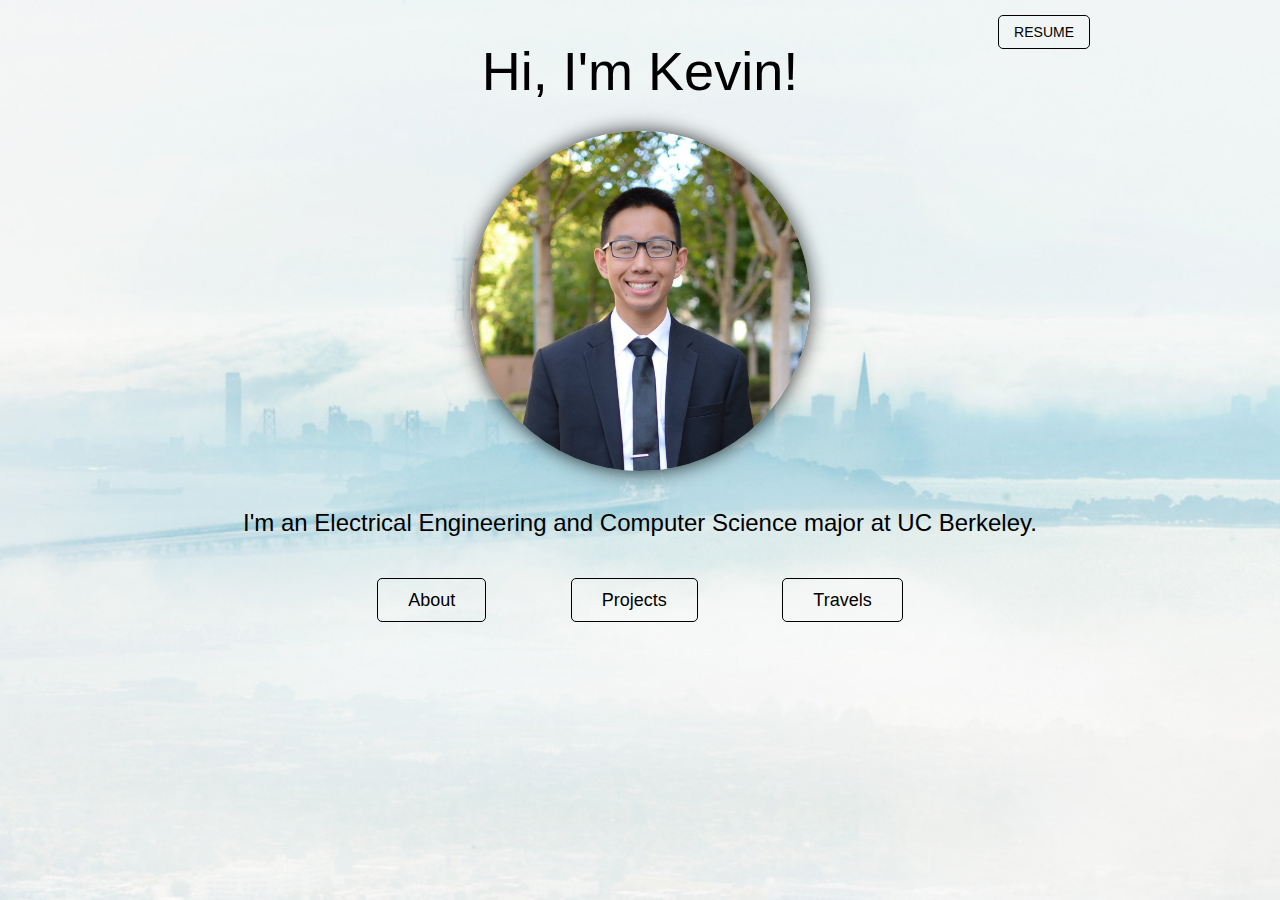
<file: index.html>
<!DOCTYPE html>
<html lang="en">
	<head>
		<title>Kevin Lin</title>
    	<link rel="stylesheet" href="assets/stylesheets/main.css">

		<meta charset="utf-8"> <!-- Specifies standard character type -->
    	<meta name="description" content="Kevin's Personal Website">
    	<meta name="keywords" content="Kevin, Lin, personal, website">
    	<meta name="author" content="Kevin Lin">
    	<meta name="viewport" content="width=device-width, initial-scale=1.0"> <!-- Sets viewpoint to make website look good on all devices -->
	</head>

	<body class="background-full home-full">
        <header class="container cf">
            <!--<h3 class="logo">
                <a href="index.html">KL</a>
            </h3>-->

            <nav>
                <!--<a class="btn btn-home-alt" href="contact.html">Contact</a>-->
                <a class="btn btn-home-alt" href="assets/documents/kevinlin-resume.pdf" target="_blank">Resume</a>
            </nav>
        </header>
        
        <section class="hero container">
            <section>
                <h1>Hi, I'm Kevin!</h1>
                <img src="assets/images/profile.jpg" alt="A picture of Kevin Lin.">
                <h3>I'm an Electrical Engineering and Computer Science major at UC Berkeley.</h3>
            </section>
        
            <nav>
                <a class="btn btn-home" href="about.html">About</a>
                <a class="btn btn-home" href="projects.html">Projects</a>
                <a class="btn btn-home" href="travels.html">Travels</a>
            </nav>
        </section>
    
        <!--<footer class="primary-footer container cf">
            <small>&copy; Kevin Lin</small>
            <nav class="nav">
                <a href="http://www.facebook.com">Facebook</a>
                <a href="http://www.instagram.com">Instagram</a>
                <a href="http://www.linkedin.com">LinkedIn</a>
                <a href="http://www.github.com">Github</a>
            </nav>
        </footer>-->
	</body>
</html>
</file>
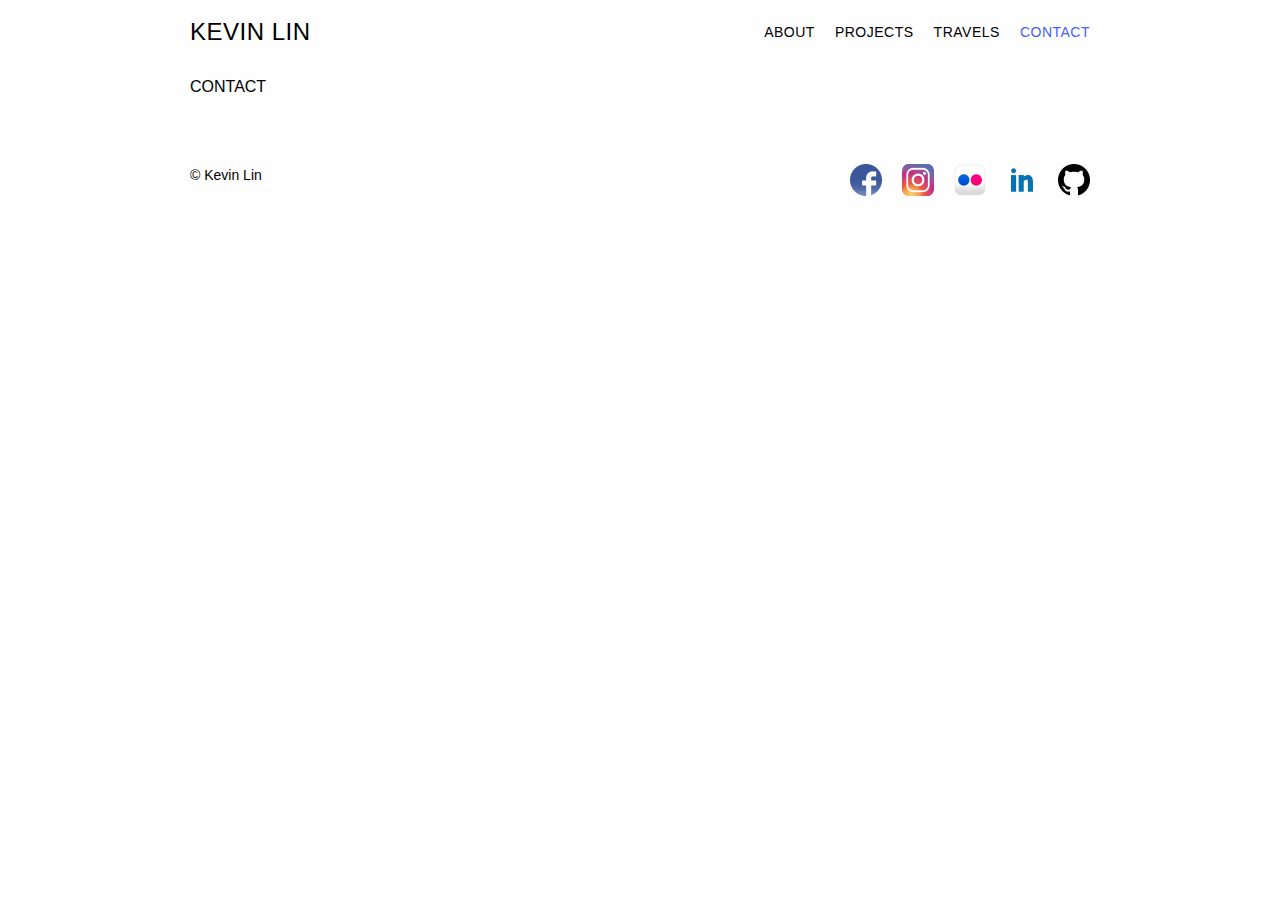
<file: contact.html>
<!DOCTYPE html>
<html lang="en">
	<head>
		<title>Kevin Lin | Contact</title>
    	<link rel="stylesheet" href="assets/stylesheets/main.css"> 

		<meta charset="utf-8"> <!-- Specifies standard character type -->
    	<meta name="description" content="Kevin's Personal Website">
    	<meta name="keywords" content="Kevin, Lin, personal, website">
    	<meta name="author" content="Kevin Lin">
    	<meta name="viewport" content="width=device-width, initial-scale=1.0"> <!-- Sets viewpoint to make website look good on all devices -->
	</head>

	<body>
        <header class="container cf">
            <h3 class="logo">
                <a href="index.html">Kevin Lin</a>
            </h3>

            <nav class="nav primary-nav">
                <ul>
                    <li><a href="about.html">About</a></li><!--
                    --><li><a href="projects.html">Projects</a></li><!--
                    --><li><a href="travels.html">Travels</a></li><!--
                    --><li><a style="color: #4361FF" href="contact.html">Contact</a></li>
                </ul>
            </nav>
        </header>

        <section class="container">
            <p>CONTACT</p>
        </section>

        <footer class="primary-footer container cf">
            <small>&copy; Kevin Lin</small>
            <nav class="nav">
                <ul>
                    <li>
                        <a target="_blank" href="https://www.facebook.com/kevin.lin.33671"><img src="assets/images/social/facebook.png" alt="facebook icon"></a>
                    </li><!--
                    --><li>
                            <a target="_blank" href="https://www.instagram.com/kayvonlin/"><img src="assets/images/social/instagram.png" alt="instagram icon"></a>
                        </li><!--
                    --><li>
                            <a target="_blank" href="https://www.flickr.com/photos/142758871@N04/albums"><img src="assets/images/social/flickr.png" alt="flickr icon"></a>
                        </li><!--
                    --><li>
                            <a target="_blank" href="https://www.linkedin.com/in/kevin-lin-a89b73132/"><img src="assets/images/social/linkedin.svg" alt="linkedin icon"></a>
                        </li><!--
                    --><li>
                            <a target="_blank" href="https://github.com/kevinlin98"><img src="assets/images/social/github.png" alt="github icon"></a>
                    </li>
                </ul>
            </nav>
        </footer>
	</body>
</html>
</file>
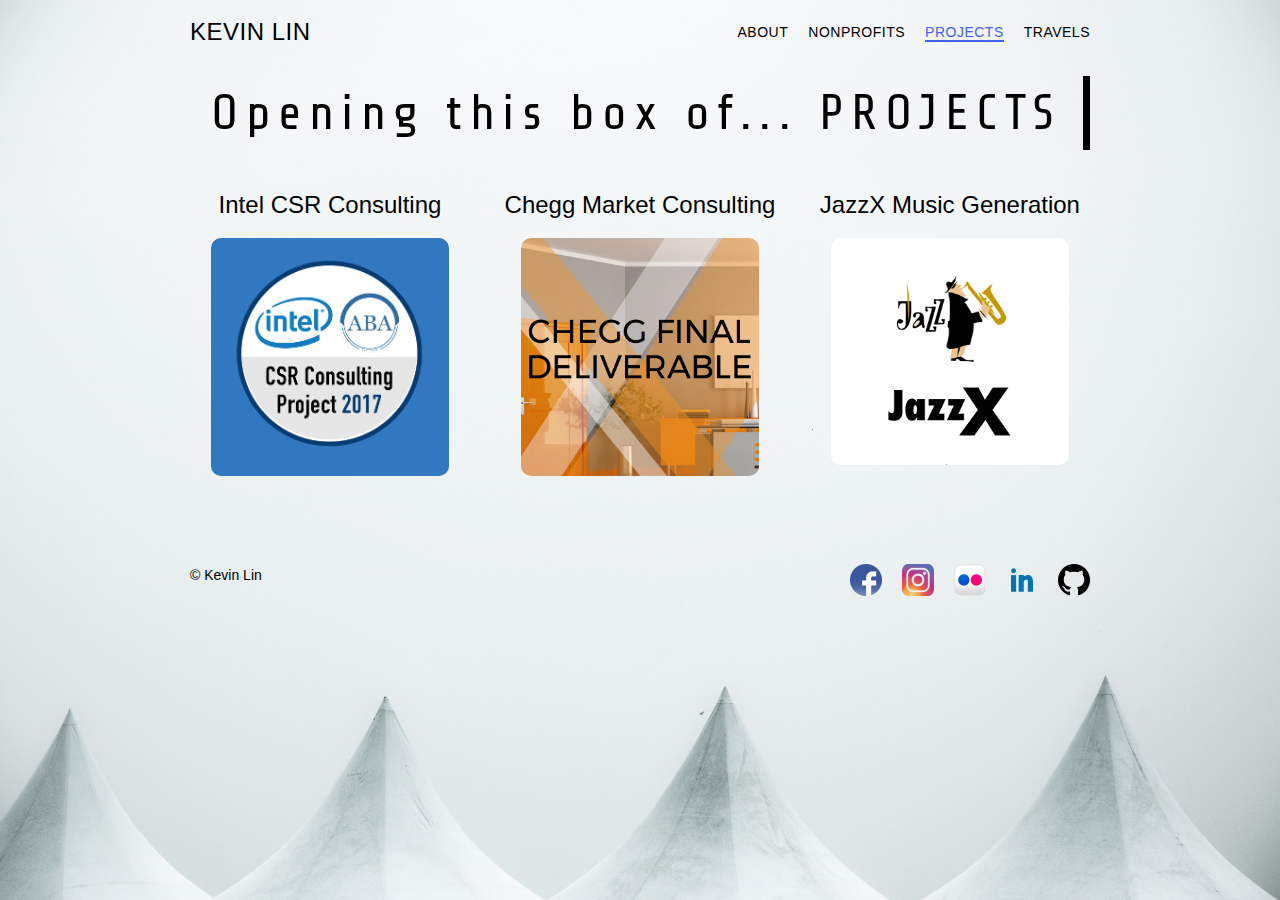
<file: projects.html>
<!DOCTYPE html>
<html lang="en">
	<head>
		<title>Kevin Lin | Projects</title>
    	<link rel="stylesheet" href="assets/stylesheets/main.css"> 
        <link href="https://fonts.googleapis.com/css?family=Share+Tech" rel="stylesheet">
        <!--<script src="https://ajax.googleapis.com/ajax/libs/jquery/3.2.1/jquery.min.js"></script>-->

		<meta charset="utf-8"> 
    	<meta name="description" content="Kevin's Personal Website">
    	<meta name="keywords" content="Kevin, Lin, personal, website">
    	<meta name="author" content="Kevin Lin">
    	<meta name="viewport" content="width=device-width, initial-scale=1.0"> 
	</head>

	<body class="background-full projects-full">
        <header class="container cf">
            <h3 class="logo">
                <a href="index.html">Kevin Lin</a>
            </h3>

            <nav class="nav primary-nav">
                <ul>
                    <li><a href="about.html">About</a></li><!--
                    --><li><a href="nonprofits.html">Nonprofits</a></li><!--
                    --><li><a id="accent" href="projects.html">Projects</a></li><!--
                    --><li><a href="travels.html">Travels</a></li>
                </ul>
            </nav>
        </header>
        
        <!--<section class="row-alt">
            <div class="hero-projects container">
                <h2>&lt; <strong>Projects</strong> &gt;</h2>
            </div>
        </section>-->

        <section class="row">
            <div class="hero-projects container">
                <div class="typewriter">
                    <h2>Opening this box of... PROJECTS</h2>
                </div>
                <!--<script src="assets/js/circletype.min.js"></script>
                <script src="assets/js/plugins.js"></script>

                <script>
                    $('#curve-up').circleType({radius:384});
                </script>
                <script>
                    $('#curve-down').circleType({radius: 384, dir:-1});
                </script>-->               
            </div>
        </section>

        <section class="row">
            <div class="projects grid">
                <!-- Left Column -->

                <section class="col-1-3">
                    <div class="showcase-item">
                        <h3>Intel CSR Consulting</h3>
                        <div class="img-wrap">
                            <img class="square" src="assets/images/aba-intel.png" alt="Intel and ABA CSR project logo.">
                            <a href="assets/documents/intel-final-deliverable.pdf" target="_blank">
                                <div class="overlay square">
                                
                                    <div class="text-special" style="margin: 10px">
                                        Final deliverable on how Intel can improve its sustainability reputation among millenials.<br><br>My recommendation of grouping CSR iniatives under one common name was accepted and successfully implemented by Intel as "Innovation Generation".
                                    </div>
                                </div>
                            </a>
                        </div>
                    </div><!--
                    <div class="showcase-item">
                        <h3>JazzX Music Generation</h3>
                        <div class="img-wrap">
                            <img class="square" src="assets/images/launchpad-jazzx.png" alt="Launchpad JazzX project logo.">
                            <a href="assets/documents/jazzx-presentation.pdf" download>
                                <div class="overlay square">
                                    <div class="text">
                                        EECSS Website
                                    </div>
                                </div>
                            </a>
                        </div>
                    </div>-->
                </section><!--

                Middle Column

                --><section class="col-1-3">
                    <div class="showcase-item">
                        <div class="showcase-item">
                        <h3>Chegg Market Consulting</h3>
                        <div class="img-wrap">
                            <img class="square" src="assets/images/diversatech-chegg.png" alt="Diversatech and Chegg project logo.">
                            <a href="assets/documents/chegg-final-deliverable.pdf" target="_blank">
                                <div class="overlay square">
                                
                                    <div class="text-special" style="margin: 10px">
                                        Final deliverable on how Chegg can expand on-demand tutoring services to international markets with existing competitors.<br><br>Prototyped a social media campaign, QA forum, and loyalty and rewards program.
                                    </div>
                                </div>
                            </a>
                        </div>
                    </div>
                </section><!--

                Right Column

                --><section class="col-1-3">
                    <div class="showcase-item">
                        <h3>JazzX Music Generation</h3>
                        <div class="img-wrap">
                            <img class="square" src="assets/images/launchpad-jazzx.png" alt="Launchpad JazzX project logo.">
                            <a href="assets/documents/jazzx-presentation.pdf" download>
                                <div class="overlay square">

                                    <div class="text-special" style="margin: 10px">
                                        A model that generates new jazz melodies in similar styles to input music files.<br><br>Uses K-means clustering
                                        and Markov Chaining on extracted and vectorized song properties to create the unique jazz solos.
                                    </div>
                                </div>
                            </a>
                        </div>
                    </div>
                </section>
            </div>
        </section>

        <footer class="primary-footer container cf">
            <small>&copy; Kevin Lin</small>
            <nav class="nav">
                <ul>
                    <li>
                        <a target="_blank" href="https://www.facebook.com/kevin.lin.33671"><img src="assets/images/social/facebook.png" alt="facebook icon"></a>
                    </li><!--
                    --><li>
                            <a target="_blank" href="https://www.instagram.com/kayvonlin/"><img src="assets/images/social/instagram.png" alt="instagram icon"></a>
                        </li><!--
                    --><li>
                            <a target="_blank" href="https://www.flickr.com/photos/142758871@N04/albums"><img src="assets/images/social/flickr.png" alt="flickr icon"></a>
                        </li><!--
                    --><li>
                            <a target="_blank" href="https://www.linkedin.com/in/kevin-lin-a89b73132/"><img src="assets/images/social/linkedin.svg" alt="linkedin icon"></a>
                        </li><!--
                    --><li>
                            <a target="_blank" href="https://github.com/kevinlin98z"><img src="assets/images/social/github.png" alt="github icon"></a>
                    </li>
                </ul>
            </nav>
        </footer>
	</body>
</html>
</file>
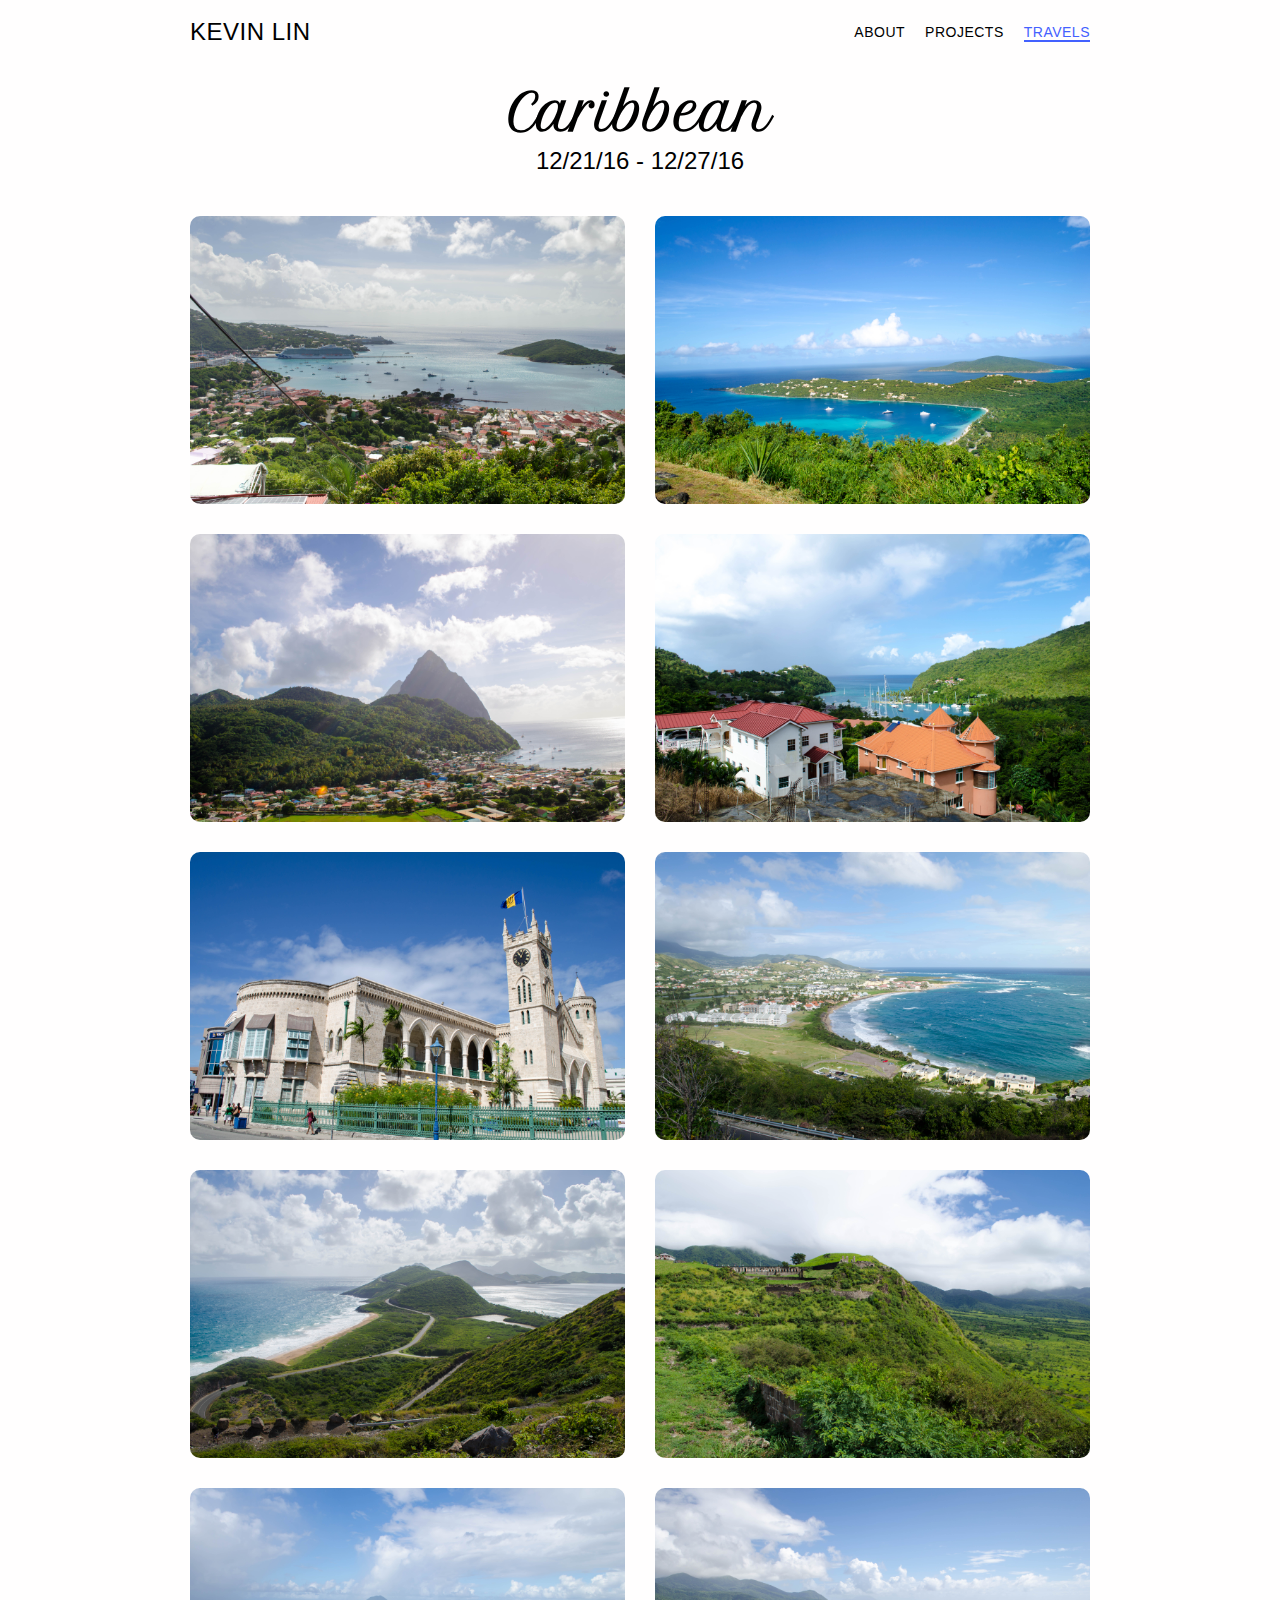
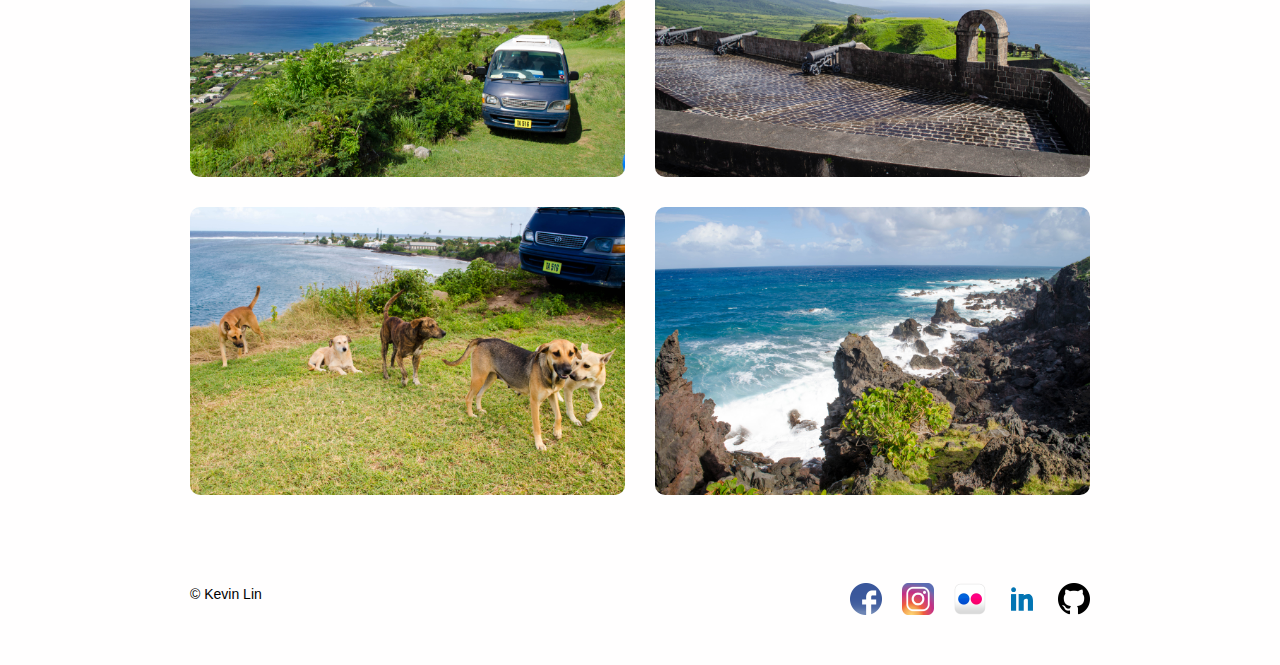
<file: travels-caribbean.html>
<!DOCTYPE html>
<html lang="en">
	<head>
		<title>Kevin Lin | Caribbean</title>
    	<link rel="stylesheet" href="assets/stylesheets/main.css"> 
        <link href="https://fonts.googleapis.com/css?family=Petit+Formal+Script" rel="stylesheet">

		<meta charset="utf-8"> 
    	<meta name="description" content="Kevin's Personal Website">
    	<meta name="keywords" content="Kevin, Lin, personal, website">
    	<meta name="author" content="Kevin Lin">
    	<meta name="viewport" content="width=device-width, initial-scale=1.0"> 
	</head>

	<body class="background-full">
        <header class="container cf">
            <h3 class="logo">
                <a href="index.html">Kevin Lin</a>
            </h3>

            <nav class="nav primary-nav">
                <ul>
                    <li><a href="about.html">About</a></li><!--
                    --><li><a href="projects.html">Projects</a></li><!--
                    --><li><a id="accent" href="travels.html">Travels</a></li>
                </ul>
            </nav>
        </header>

        <section class="row">
            <div class="hero-travels container">
                <h2>Caribbean</h2>
                <h3>12/21/16 - 12/27/16</h3>
            </div>
        </section>

        <section class="row">
            <div class="projects grid">
                <!-- Left Column -->

                <section class="col-1-2">
                    <div class="showcase-item">
                        <div class="img-wrap">
                            <img class="masonry" src="assets/images/travels/Caribbean/DSC_0220.jpg" alt="Caribbean.">
                        </div>



                        <div class="img-wrap">
                            <img class="masonry" src="assets/images/travels/Caribbean/DSC_0478.jpg" alt="Caribbean.">
                        </div>

                         <div class="img-wrap">
                            <img class="masonry" src="assets/images/travels/Caribbean/DSC_0503.jpg" alt="Caribbean.">
                        </div>

                        <div class="img-wrap">
                            <img class="masonry" src="assets/images/travels/Caribbean/DSC_0574.jpg" alt="Caribbean.">
                        </div>

                         <div class="img-wrap">
                            <img class="masonry" src="assets/images/travels/Caribbean/DSC_0650.jpg" alt="Caribbean.">
                        </div>

                        <div class="img-wrap">
                            <img class="masonry" src="assets/images/travels/Caribbean/DSC_0733.jpg" alt="Caribbean.">
                        </div>
                    </div>
                </section><!--

                Right Column

                --><section class="col-1-2">
                    <div class="showcase-item">
                        <div class="img-wrap">
                            <img class="masonry" src="assets/images/travels/Caribbean/DSC_0233.jpg" alt="Caribbean.">
                        </div>

                        <div class="img-wrap">
                            <img class="masonry" src="assets/images/travels/Caribbean/DSC_0356.jpg" alt="Caribbean.">
                        </div>

                        <div class="img-wrap">
                            <img class="masonry" src="assets/images/travels/Caribbean/DSC_0572.jpg" alt="Caribbean.">
                        </div>

                        <div class="img-wrap">
                            <img class="masonry" src="assets/images/travels/Caribbean/DSC_0632.jpg" alt="Caribbean.">
                        </div>

                         <div class="img-wrap">
                            <img class="masonry" src="assets/images/travels/Caribbean/DSC_0703.jpg" alt="Caribbean.">
                        </div>

                        <div class="img-wrap">
                            <img class="masonry" src="assets/images/travels/Caribbean/DSC_0766.jpg" alt="Caribbean.">
                        </div>
                    </div>
                </section>
            </div>
        </section>

        <footer class="primary-footer container cf">
            <small>&copy; Kevin Lin</small>
            <nav class="nav">
                <ul>
                    <li>
                        <a target="_blank" href="https://www.facebook.com/kevin.lin.33671"><img src="assets/images/social/facebook.png" alt="facebook icon"></a>
                    </li><!--
                    --><li>
                            <a target="_blank" href="https://www.instagram.com/kayvonlin/"><img src="assets/images/social/instagram.png" alt="instagram icon"></a>
                        </li><!--
                    --><li>
                            <a target="_blank" href="https://www.flickr.com/photos/142758871@N04/albums"><img src="assets/images/social/flickr.png" alt="flickr icon"></a>
                        </li><!--
                    --><li>
                            <a target="_blank" href="https://www.linkedin.com/in/kevin-lin-a89b73132/"><img src="assets/images/social/linkedin.svg" alt="linkedin icon"></a>
                        </li><!--
                    --><li>
                            <a target="_blank" href="https://github.com/kevinlin98z"><img src="assets/images/social/github.png" alt="github icon"></a>
                    </li>
                </ul>
            </nav>
        </footer>
	</body>
</html>
</file>
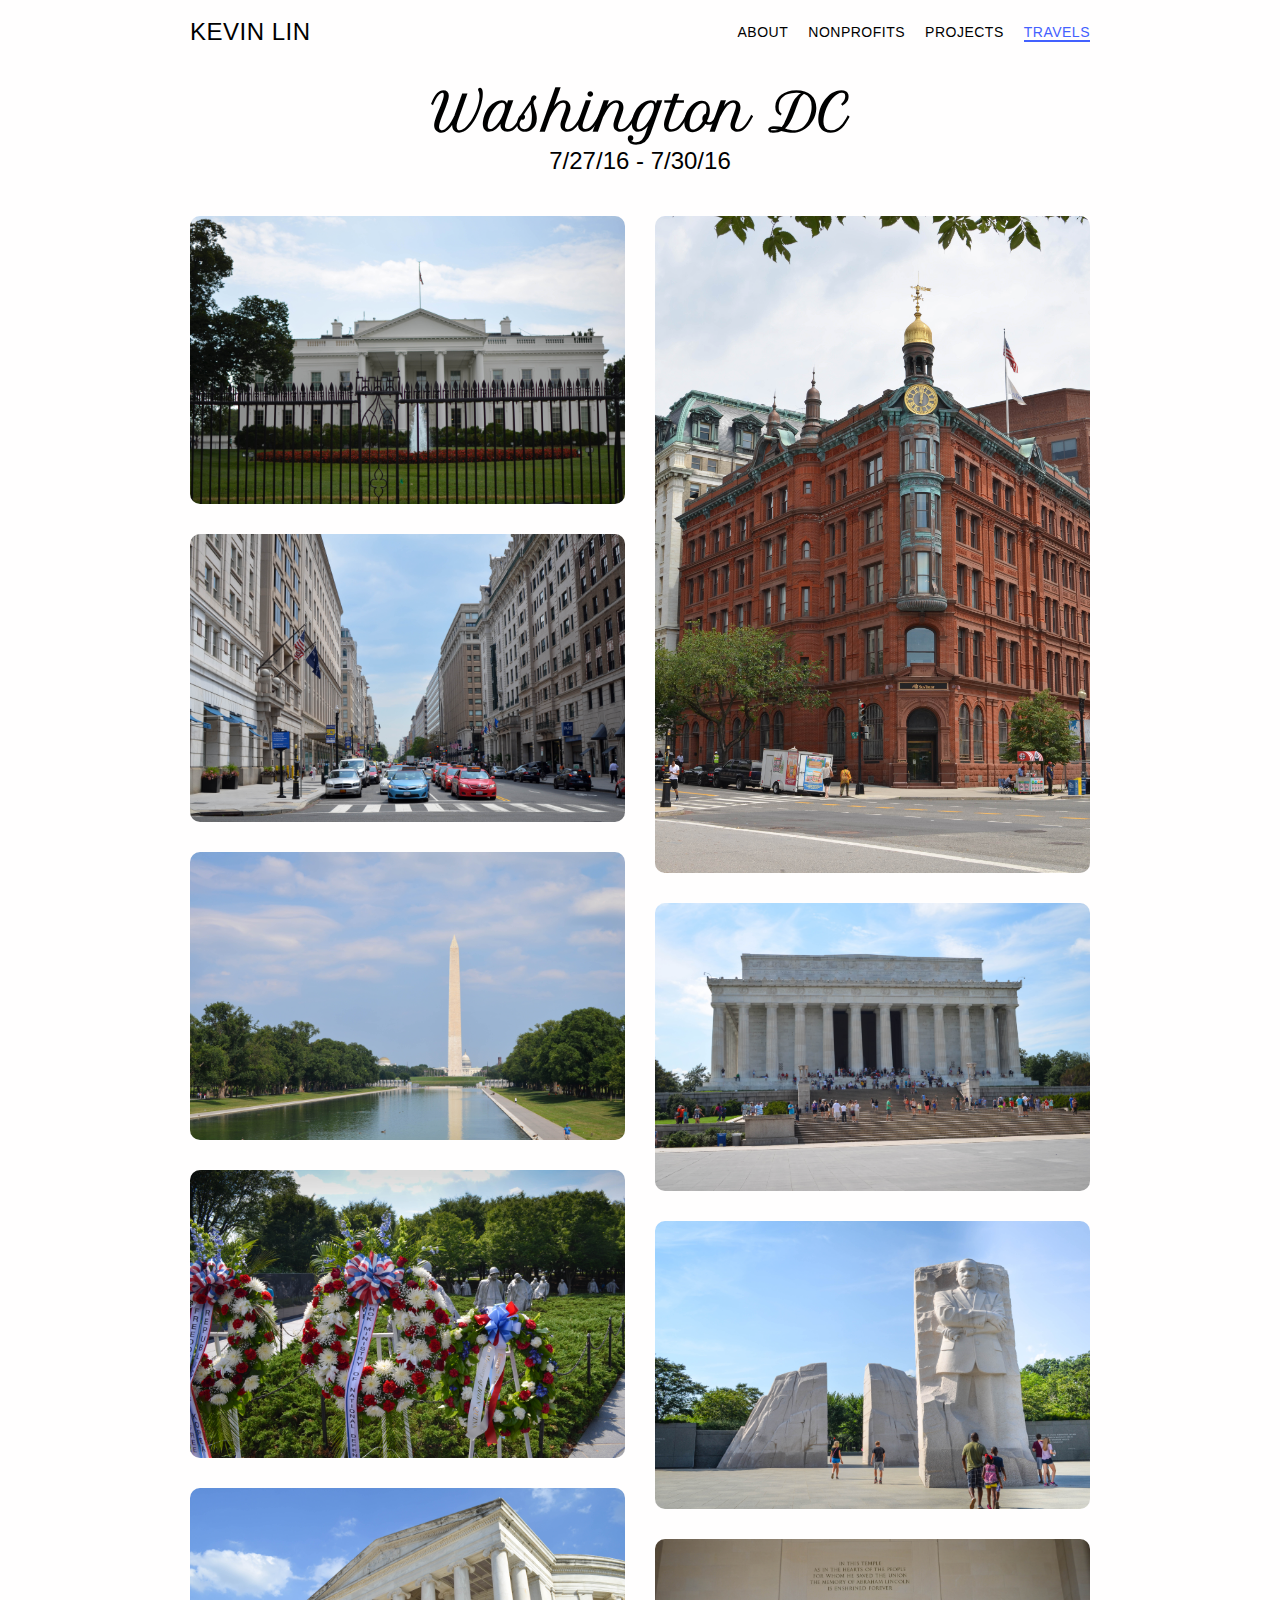
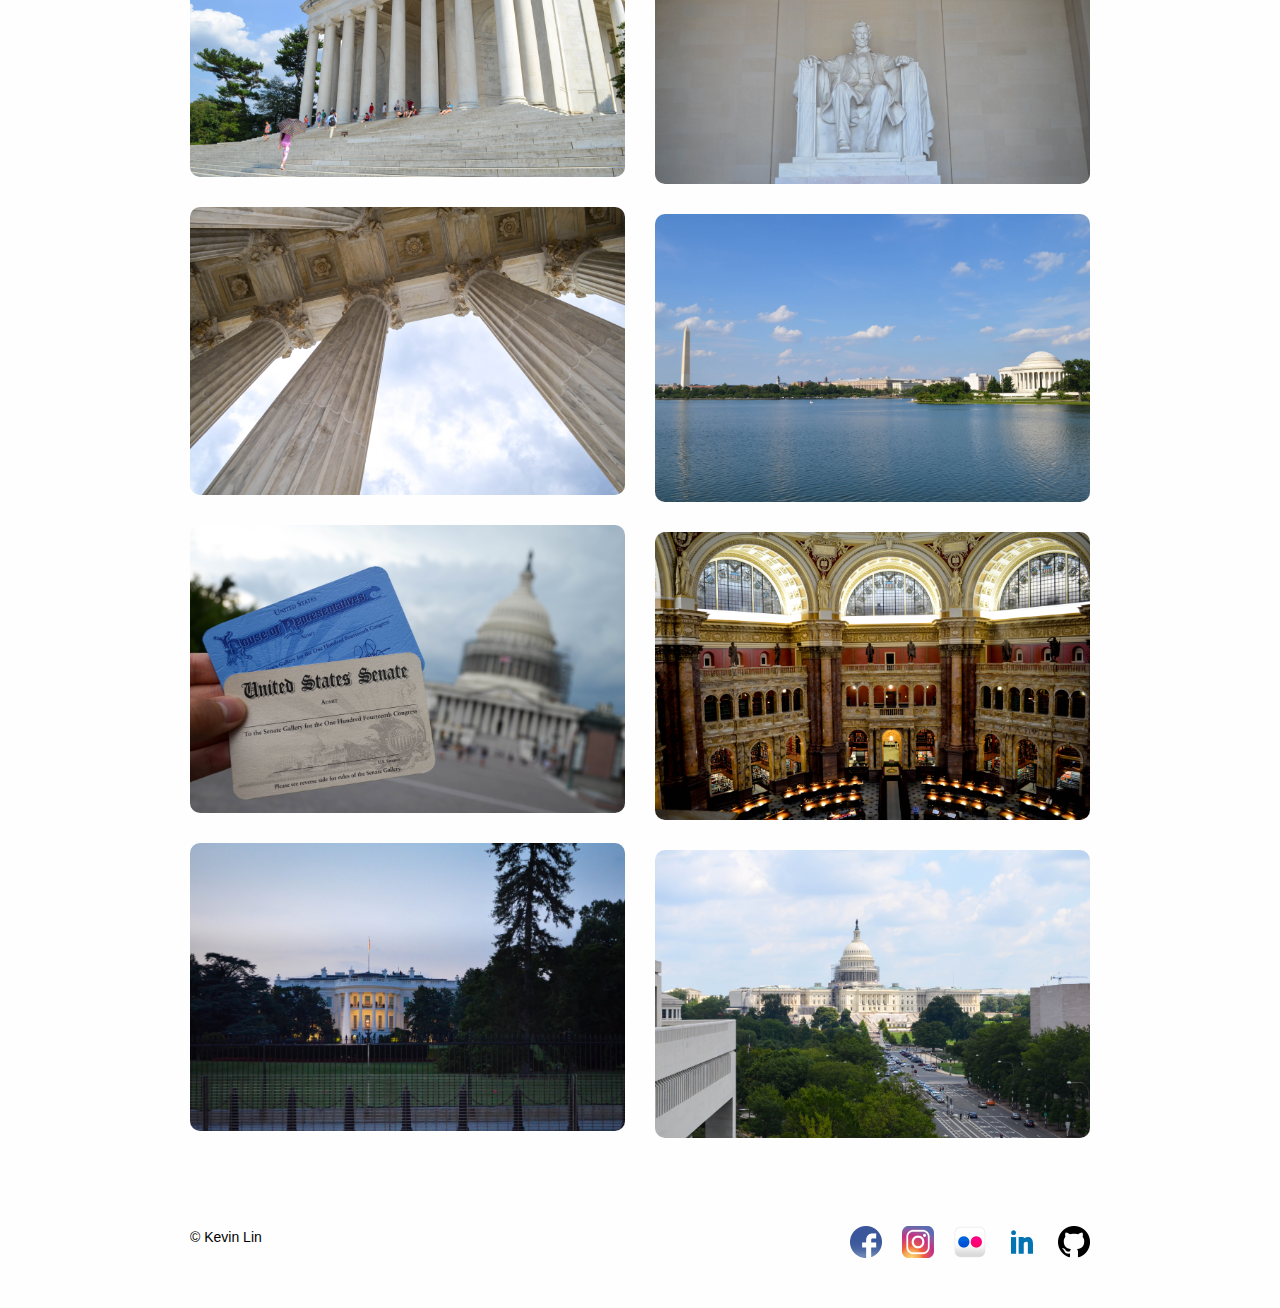
<file: travels-dc.html>
<!DOCTYPE html>
<html lang="en">
	<head>
		<title>Kevin Lin | Washington DC</title>
    	<link rel="stylesheet" href="assets/stylesheets/main.css"> 
        <link href="https://fonts.googleapis.com/css?family=Petit+Formal+Script" rel="stylesheet">

		<meta charset="utf-8"> 
    	<meta name="description" content="Kevin's Personal Website">
    	<meta name="keywords" content="Kevin, Lin, personal, website">
    	<meta name="author" content="Kevin Lin">
    	<meta name="viewport" content="width=device-width, initial-scale=1.0"> 
	</head>

	<body class="background-full">
        <header class="container cf">
            <h3 class="logo">
                <a href="index.html">Kevin Lin</a>
            </h3>

            <nav class="nav primary-nav">
                <ul>
                    <li><a href="about.html">About</a></li><!--
                    --><li><a href="nonprofits.html">Nonprofits</a></li><!--
                    --><li><a href="projects.html">Projects</a></li><!--
                    --><li><a id="accent" href="travels.html">Travels</a></li>
                </ul>
            </nav>
        </header>

        <section class="row">
            <div class="hero-travels container">
                <h2>Washington DC</h2>
                <h3>7/27/16 - 7/30/16</h3>
            </div>
        </section>

        <section class="row">
            <div class="projects grid">
                <!-- Left Column -->

                <section class="col-1-2">
                    <div class="showcase-item">
                        <div class="img-wrap">
                            <img class="masonry" src="assets/images/travels/DC/DSC_0597.jpg" alt="Washington DC.">
                        </div>

                        <div class="img-wrap">
                            <img class="masonry" src="assets/images/travels/DC/DSC_0623.jpg" alt="Washington DC.">
                        </div>

                        <div class="img-wrap">
                            <img class="masonry" src="assets/images/travels/DC/DSC_0715.jpg" alt="Washington DC.">
                        </div>

                        <div class="img-wrap">
                            <img class="masonry" src="assets/images/travels/DC/DSC_0753.jpg" alt="Washington DC.">
                        </div>

                         <div class="img-wrap">
                            <img class="masonry" src="assets/images/travels/DC/DSC_0832.jpg" alt="Washington DC.">
                        </div>

                        <div class="img-wrap">
                            <img class="masonry" src="assets/images/travels/DC/DSC_0919.jpg" alt="Washington DC.">
                        </div>

                         <div class="img-wrap">
                            <img class="masonry" src="assets/images/travels/DC/DSC_0932.jpg" alt="Washington DC.">
                        </div>

                        <div class="img-wrap">
                            <img class="masonry" src="assets/images/travels/DC/DSC_1046.jpg" alt="Washington DC.">
                        </div>
                    </div>
                </section><!--

                Right Column

                --><section class="col-1-2">
                    <div class="showcase-item">
                        <div class="img-wrap">
                            <img class="masonry" src="assets/images/travels/DC/DSC_0616.jpg" alt="Washington DC.">
                        </div>

                        <div class="img-wrap">
                            <img class="masonry" src="assets/images/travels/DC/DSC_0700.jpg" alt="Washington DC.">
                        </div>

                        <div class="img-wrap">
                            <img class="masonry" src="assets/images/travels/DC/DSC_0768.jpg" alt="Washington DC.">
                        </div>

                        <div class="img-wrap">
                            <img class="masonry" src="assets/images/travels/DC/DSC_0725.jpg" alt="Washington DC.">
                        </div>

                         <div class="img-wrap">
                            <img class="masonry" src="assets/images/travels/DC/DSC_0827.jpg" alt="Washington DC.">
                        </div>

                        <div class="img-wrap">
                            <img class="masonry" src="assets/images/travels/DC/DSC_0896.jpg" alt="Washington DC.">
                        </div>

                         <div class="img-wrap">
                            <img class="masonry" src="assets/images/travels/DC/DSC_0979.jpg" alt="Washington DC.">
                        </div>
                    </div>
                </section>
            </div>
        </section>

        <footer class="primary-footer container cf">
            <small>&copy; Kevin Lin</small>
            <nav class="nav">
                <ul>
                    <li>
                        <a target="_blank" href="https://www.facebook.com/kevin.lin.33671"><img src="assets/images/social/facebook.png" alt="facebook icon"></a>
                    </li><!--
                    --><li>
                            <a target="_blank" href="https://www.instagram.com/kayvonlin/"><img src="assets/images/social/instagram.png" alt="instagram icon"></a>
                        </li><!--
                    --><li>
                            <a target="_blank" href="https://www.flickr.com/photos/142758871@N04/albums"><img src="assets/images/social/flickr.png" alt="flickr icon"></a>
                        </li><!--
                    --><li>
                            <a target="_blank" href="https://www.linkedin.com/in/kevin-lin-a89b73132/"><img src="assets/images/social/linkedin.svg" alt="linkedin icon"></a>
                        </li><!--
                    --><li>
                            <a target="_blank" href="https://github.com/kevinlin98z"><img src="assets/images/social/github.png" alt="github icon"></a>
                    </li>
                </ul>
            </nav>
        </footer>
	</body>
</html>
</file>
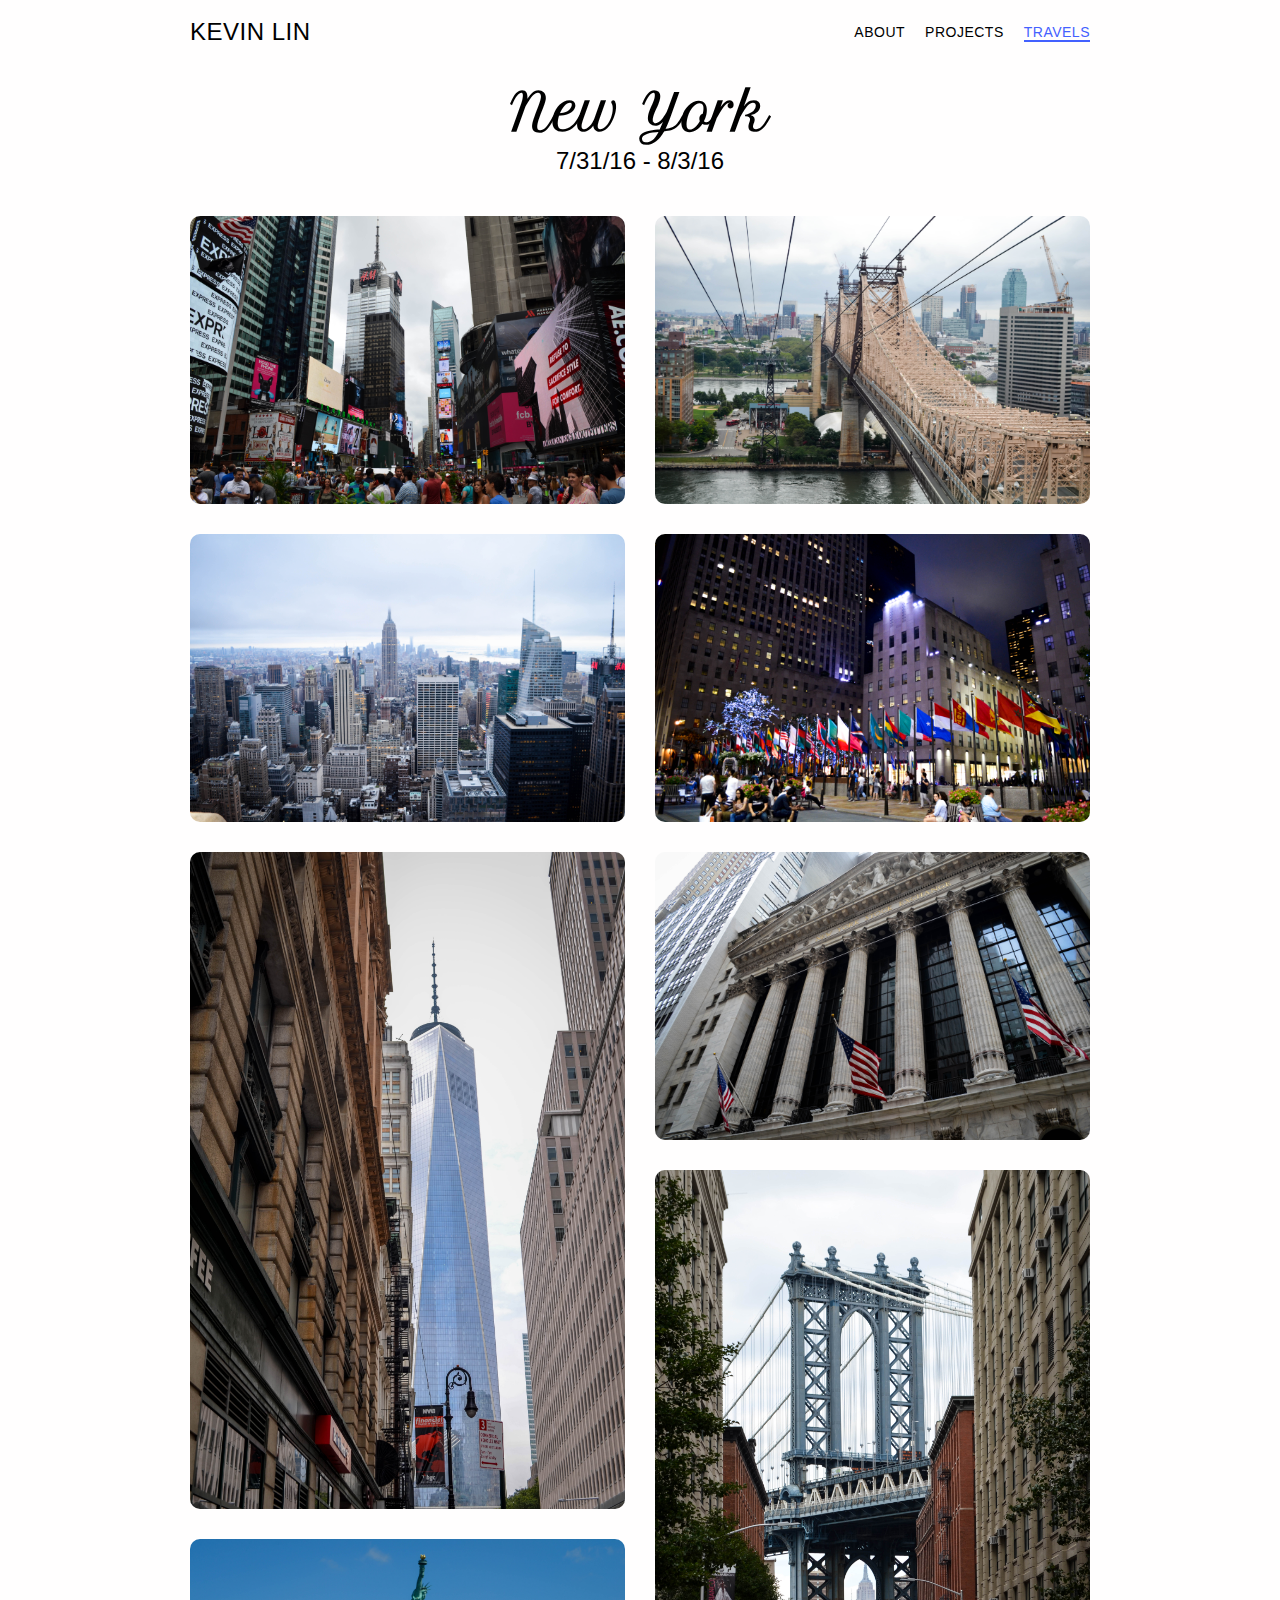
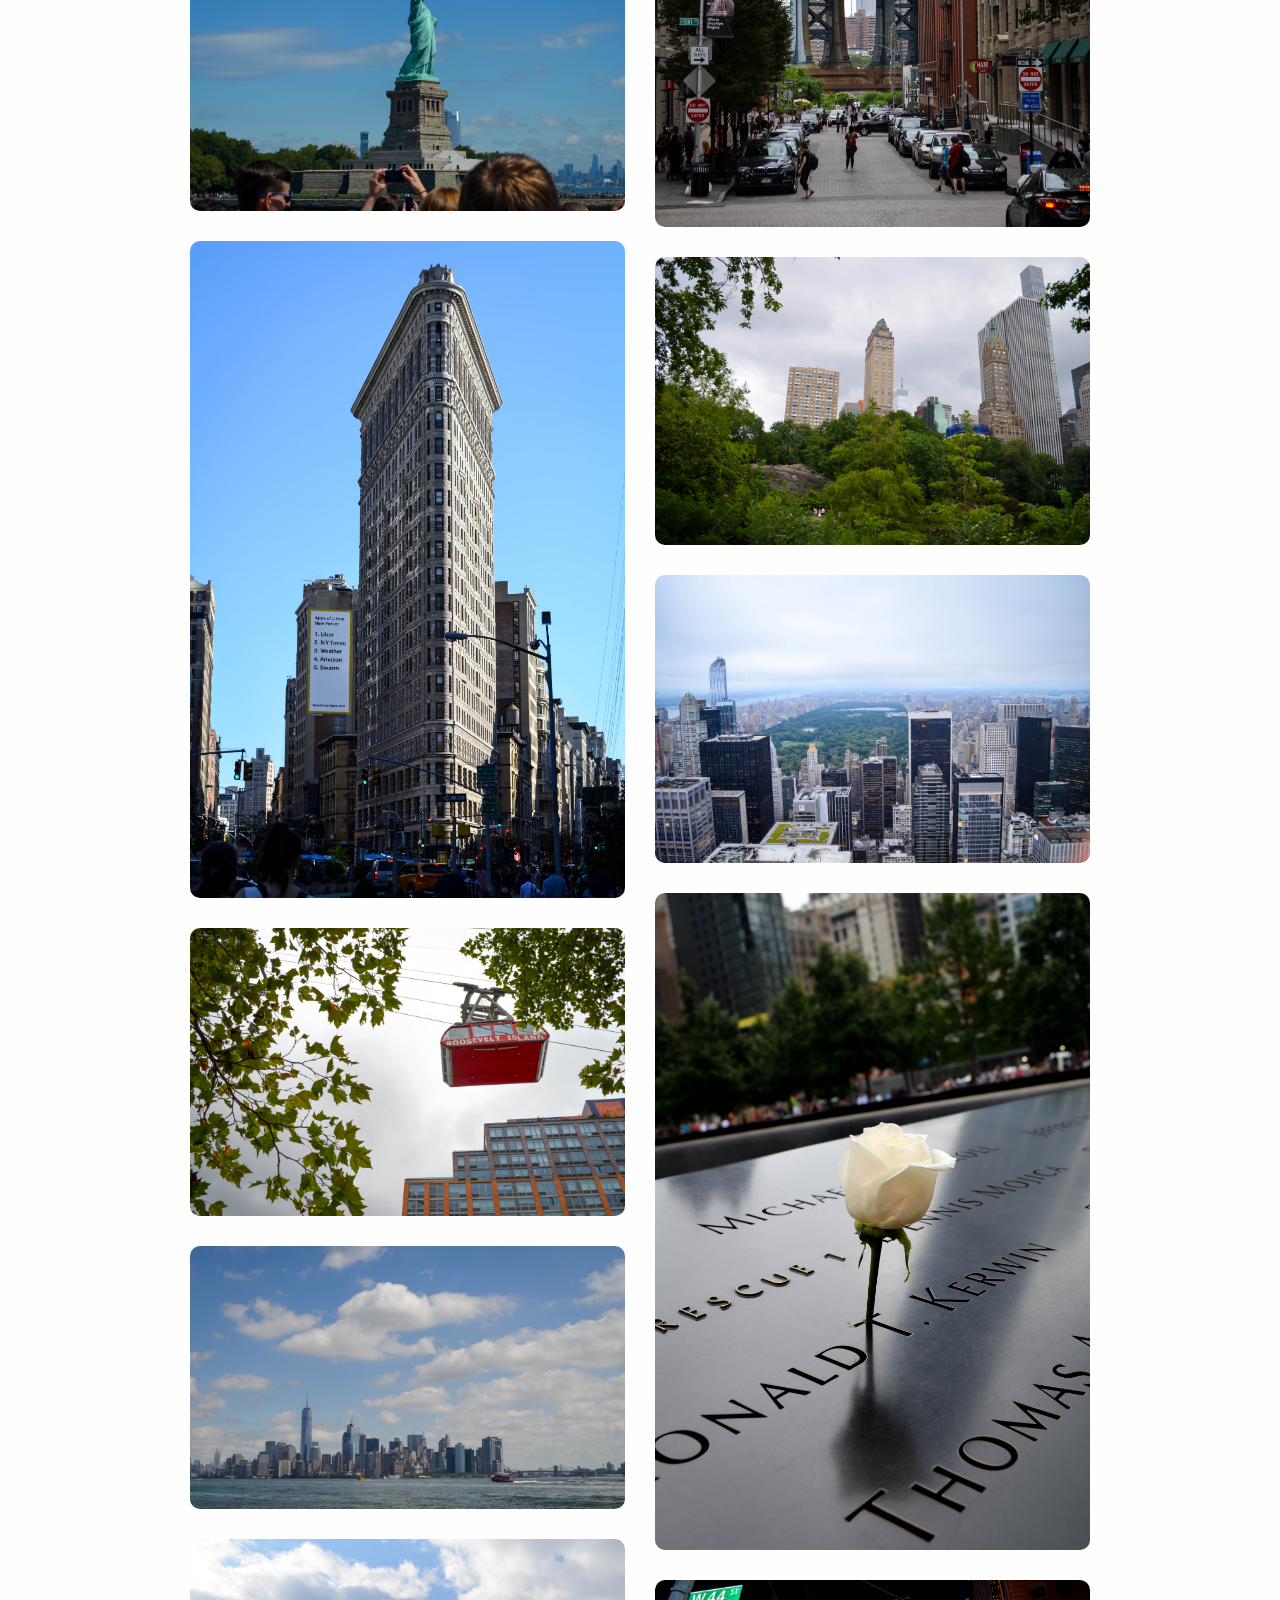
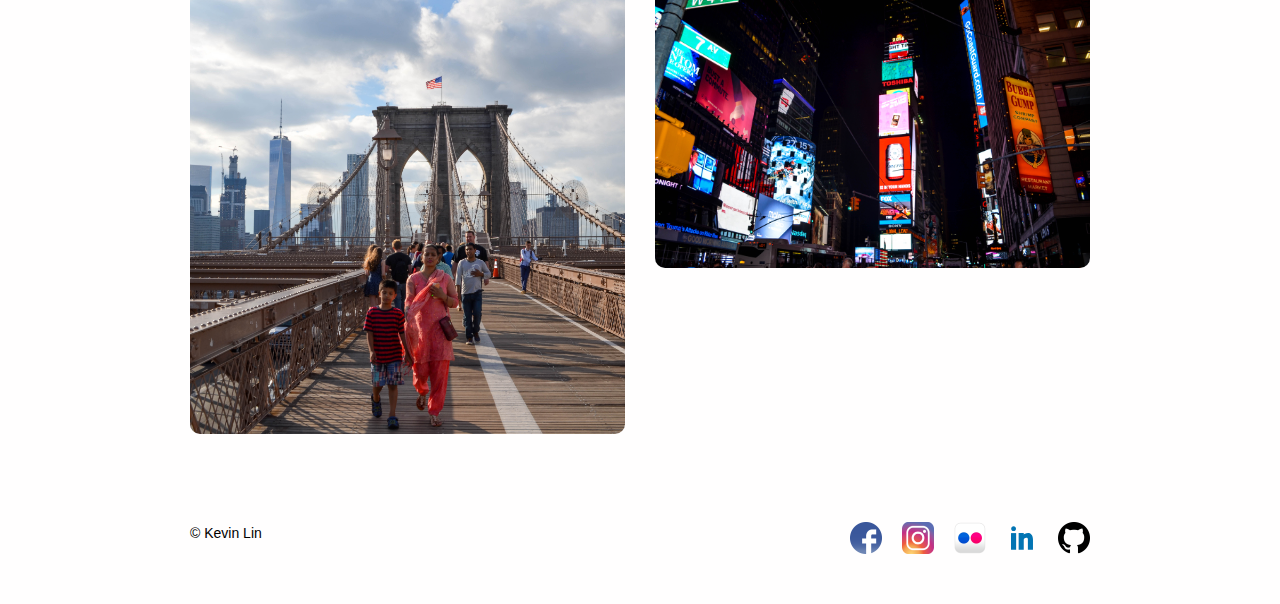
<file: travels-nyc.html>
<!DOCTYPE html>
<html lang="en">
	<head>
		<title>Kevin Lin | New York</title>
    	<link rel="stylesheet" href="assets/stylesheets/main.css"> 
        <link href="https://fonts.googleapis.com/css?family=Petit+Formal+Script" rel="stylesheet">

		<meta charset="utf-8"> 
    	<meta name="description" content="Kevin's Personal Website">
    	<meta name="keywords" content="Kevin, Lin, personal, website">
    	<meta name="author" content="Kevin Lin">
    	<meta name="viewport" content="width=device-width, initial-scale=1.0"> 
	</head>

	<body class="background-full">
        <header class="container cf">
            <h3 class="logo">
                <a href="index.html">Kevin Lin</a>
            </h3>

            <nav class="nav primary-nav">
                <ul>
                    <li><a href="about.html">About</a></li><!--
                    --><li><a href="projects.html">Projects</a></li><!--
                    --><li><a id="accent" href="travels.html">Travels</a></li>
                </ul>
            </nav>
        </header>

        <section class="row">
            <div class="hero-travels container">
                <h2>New York</h2> 
                <h3>7/31/16 - 8/3/16</h3>
            </div>
        </section>

        <section class="row">
            <div class="projects grid">
                <!-- Left Column -->

                <section class="col-1-2">
                    <div class="showcase-item">
                        <div class="img-wrap">
                            <img class="masonry" src="assets/images/travels/NYC/DSC_1124.jpg" alt="New York.">
                        </div>

                        <div class="img-wrap">
                            <img class="masonry" src="assets/images/travels/NYC/DSC_1276.jpg" alt="New York.">
                        </div>

                        <div class="img-wrap">
                            <img class="masonry" src="assets/images/travels/NYC/DSC_1326.jpg" alt="New York.">
                        </div>

                        <div class="img-wrap">
                            <img class="masonry" src="assets/images/travels/NYC/DSC_0144.jpg" alt="New York.">
                        </div>

                         <div class="img-wrap">
                            <img class="masonry" src="assets/images/travels/NYC/DSC_0444.jpg" alt="New York.">
                        </div>

                        <div class="img-wrap">
                            <img class="masonry" src="assets/images/travels/NYC/DSC_1185.jpg" alt="New York.">
                        </div>

                         <div class="img-wrap">
                            <img class="masonry" src="assets/images/travels/NYC/DSC_0210.jpg" alt="New York.">
                        </div>

                        <div class="img-wrap">
                            <img class="masonry" src="assets/images/travels/NYC/DSC_0373.jpg" alt="New York.">
                        </div>
                    </div>
                </section><!--

                Right Column

                --><section class="col-1-2">
                    <div class="showcase-item">
                        <div class="img-wrap">
                            <img class="masonry" src="assets/images/travels/NYC/DSC_1176.jpg" alt="New York.">
                        </div>

                        <div class="img-wrap">
                            <img class="masonry" src="assets/images/travels/NYC/DSC_1305.jpg" alt="New York.">
                        </div>

                        <div class="img-wrap">
                            <img class="masonry" src="assets/images/travels/NYC/DSC_0025.jpg" alt="New York.">
                        </div>

                        <div class="img-wrap">
                            <img class="masonry" src="assets/images/travels/NYC/DSC_0320.jpg" alt="New York.">
                        </div>

                         <div class="img-wrap">
                            <img class="masonry" src="assets/images/travels/NYC/DSC_1152.jpg" alt="New York.">
                        </div>

                        <div class="img-wrap">
                            <img class="masonry" src="assets/images/travels/NYC/DSC_1283.jpg" alt="New York.">
                        </div>

                         <div class="img-wrap">
                            <img class="masonry" src="assets/images/travels/NYC/DSC_1318.jpg" alt="New York.">
                        </div>

                        <div class="img-wrap">
                            <img class="masonry" src="assets/images/travels/NYC/DSC_0062.jpg" alt="New York.">
                        </div>
                    </div>
                </section>
            </div>
        </section>

        <footer class="primary-footer container cf">
            <small>&copy; Kevin Lin</small>
            <nav class="nav">
                <ul>
                    <li>
                        <a target="_blank" href="https://www.facebook.com/kevin.lin.33671"><img src="assets/images/social/facebook.png" alt="facebook icon"></a>
                    </li><!--
                    --><li>
                            <a target="_blank" href="https://www.instagram.com/kayvonlin/"><img src="assets/images/social/instagram.png" alt="instagram icon"></a>
                        </li><!--
                    --><li>
                            <a target="_blank" href="https://www.flickr.com/photos/142758871@N04/albums"><img src="assets/images/social/flickr.png" alt="flickr icon"></a>
                        </li><!--
                    --><li>
                            <a target="_blank" href="https://www.linkedin.com/in/kevin-lin-a89b73132/"><img src="assets/images/social/linkedin.svg" alt="linkedin icon"></a>
                        </li><!--
                    --><li>
                            <a target="_blank" href="https://github.com/kevinlin98z"><img src="assets/images/social/github.png" alt="github icon"></a>
                    </li>
                </ul>
            </nav>
        </footer>
	</body>
</html>
</file>
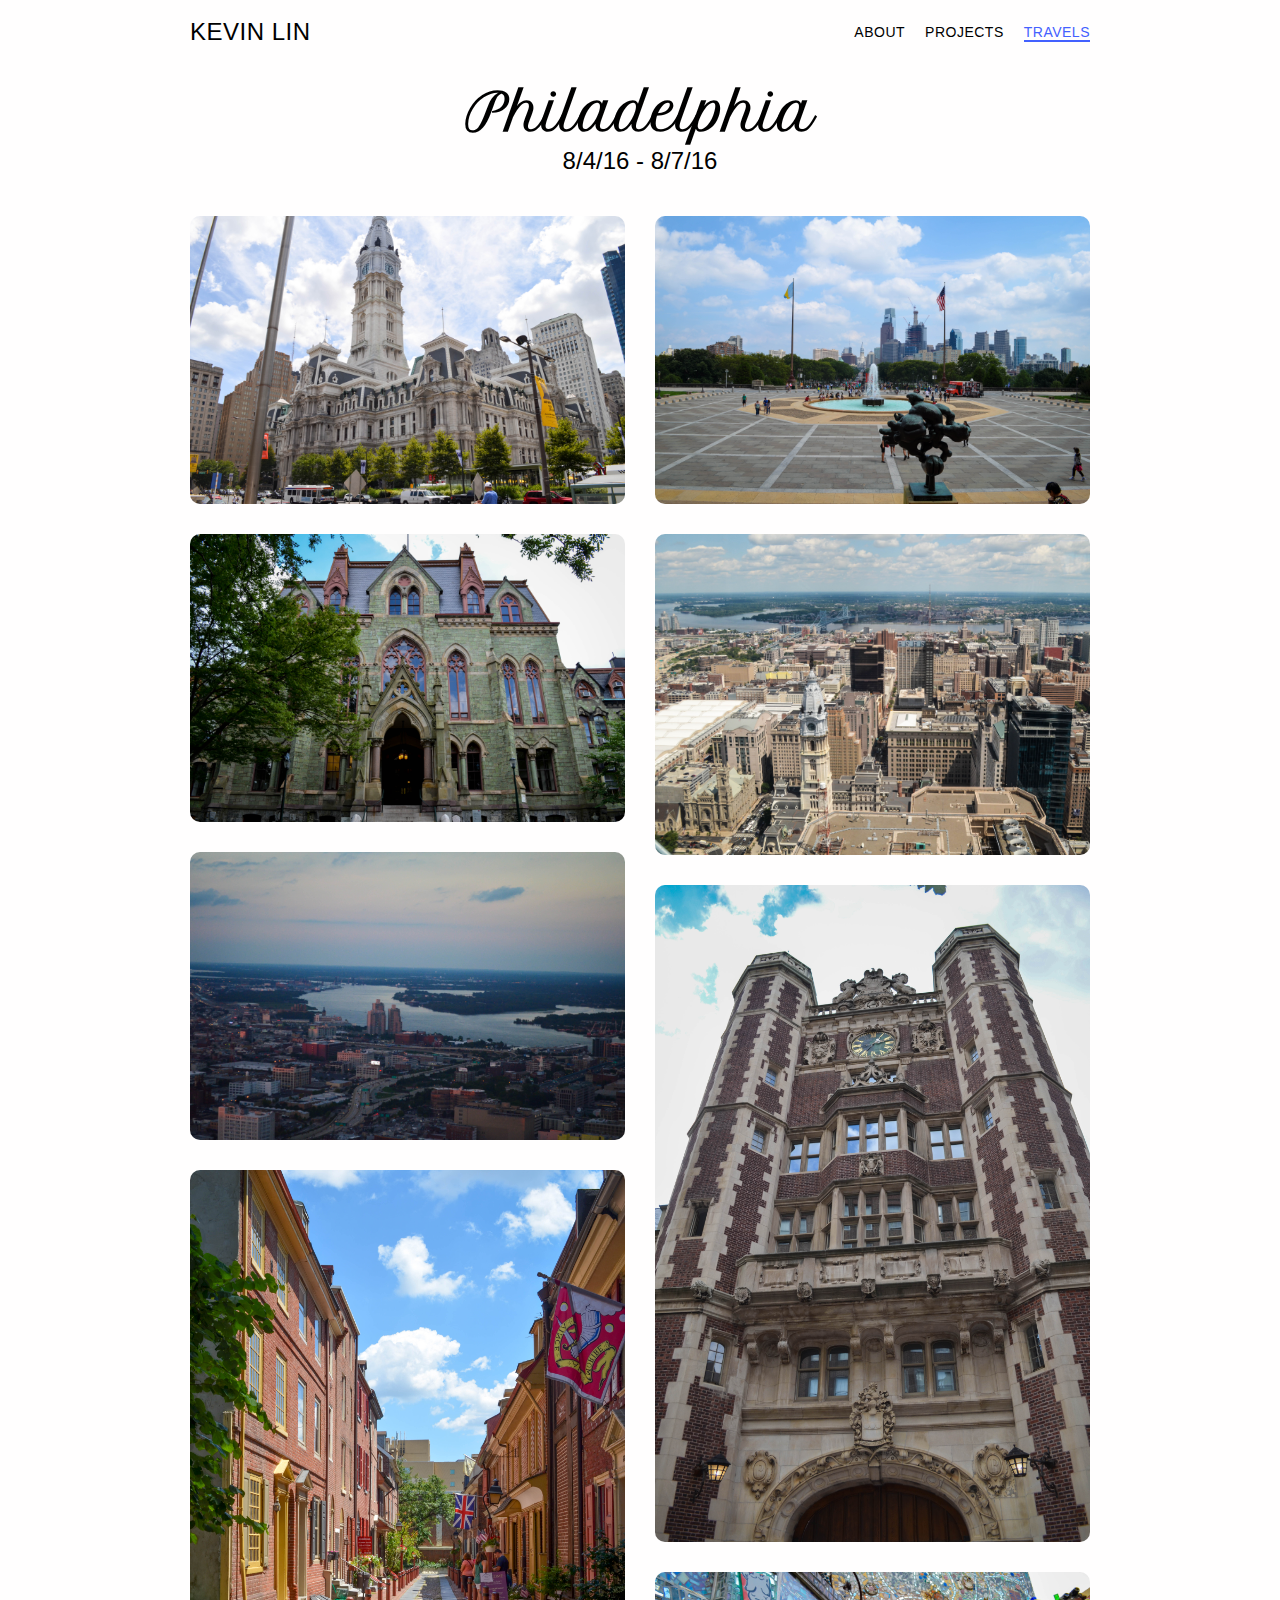
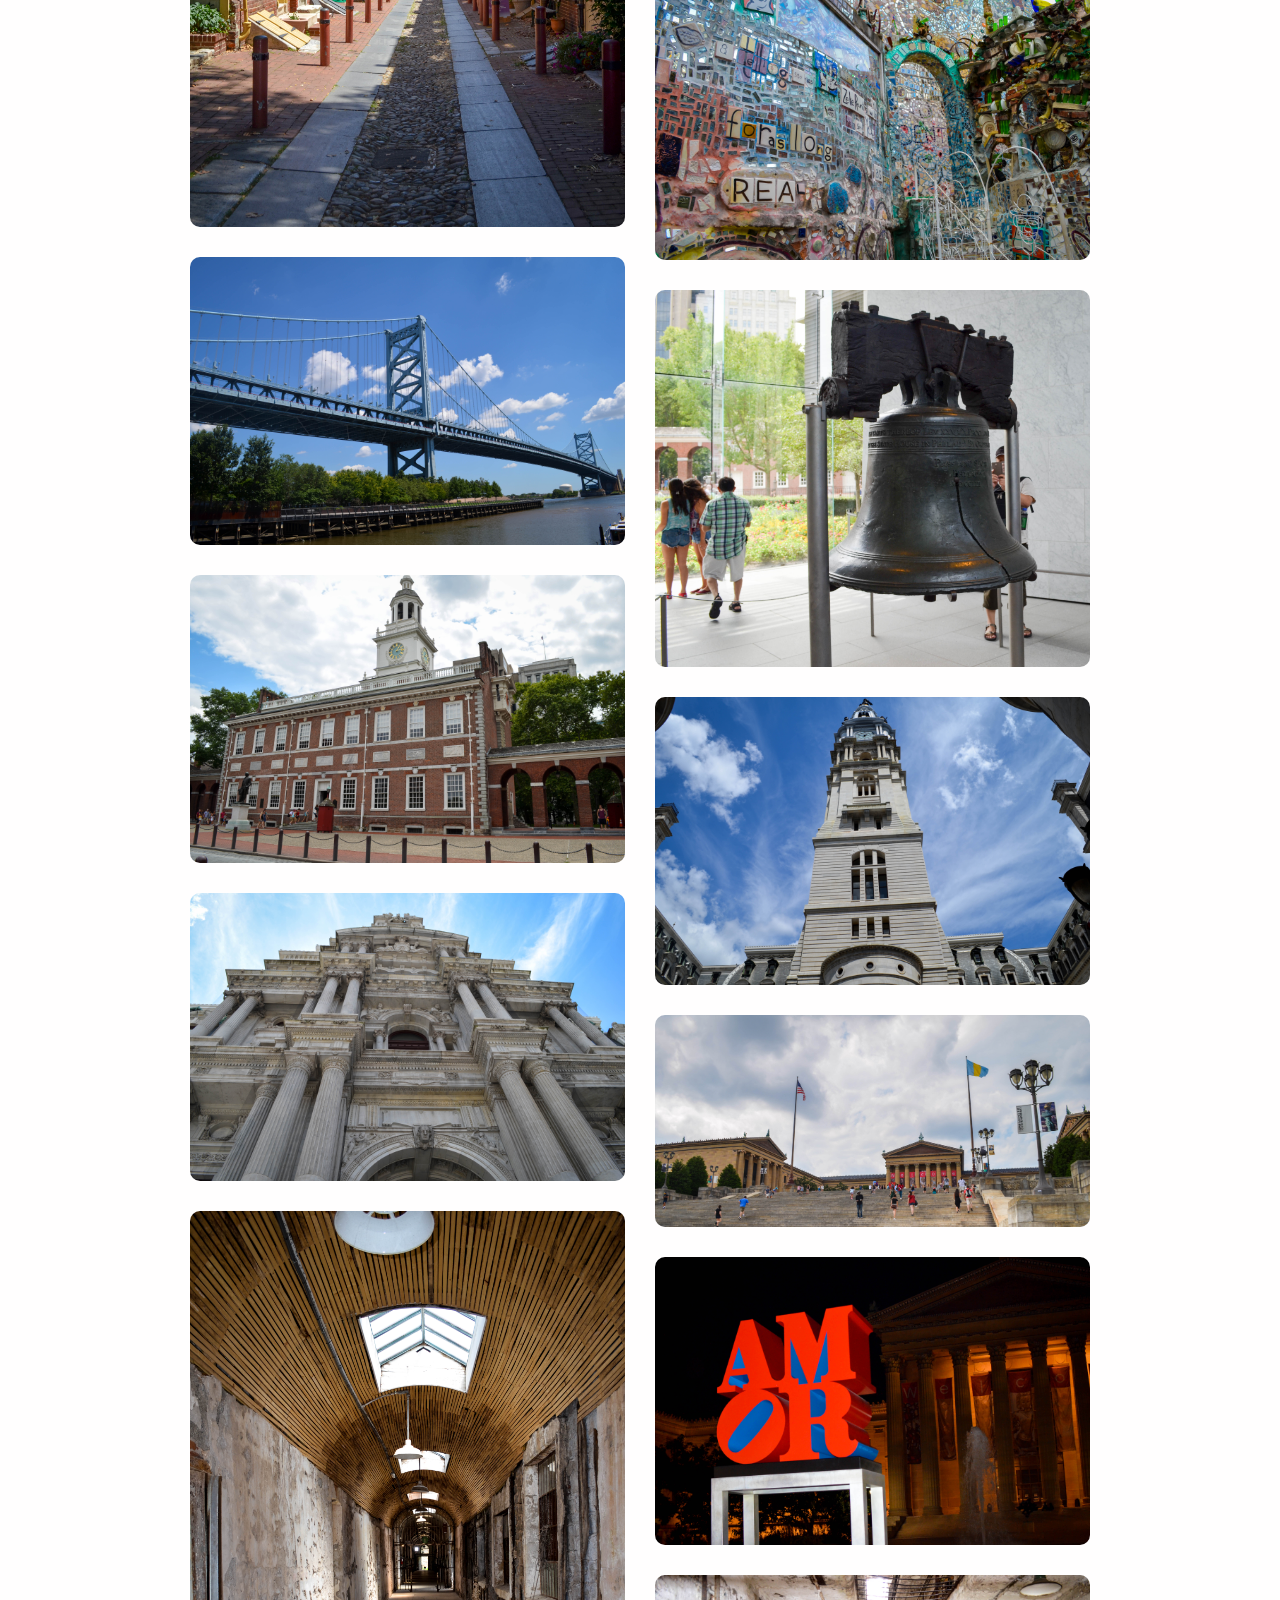
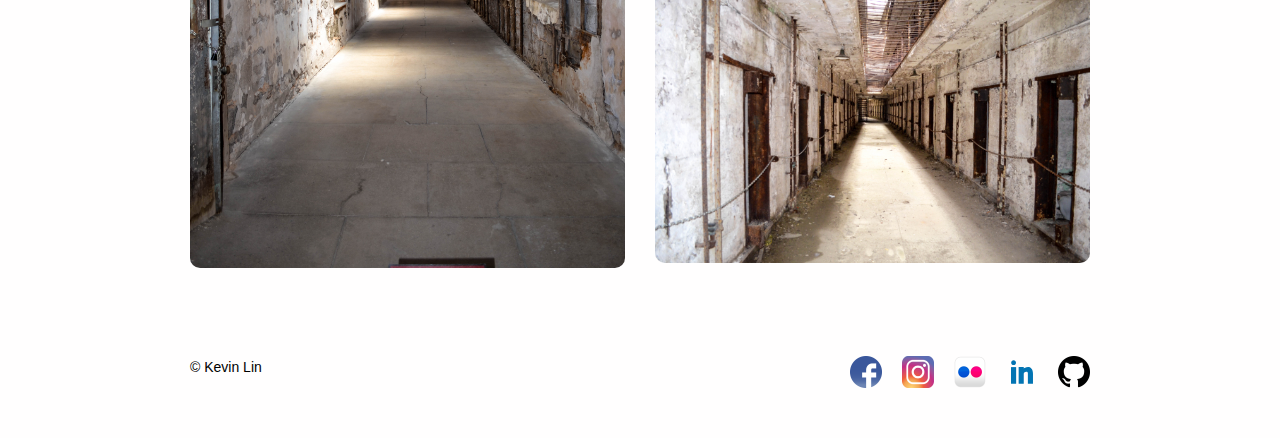
<file: travels-philly.html>
<!DOCTYPE html>
<html lang="en">
	<head>
		<title>Kevin Lin | Philadelphia</title>
    	<link rel="stylesheet" href="assets/stylesheets/main.css"> 
        <link href="https://fonts.googleapis.com/css?family=Petit+Formal+Script" rel="stylesheet">

		<meta charset="utf-8"> 
    	<meta name="description" content="Kevin's Personal Website">
    	<meta name="keywords" content="Kevin, Lin, personal, website">
    	<meta name="author" content="Kevin Lin">
    	<meta name="viewport" content="width=device-width, initial-scale=1.0"> 
	</head>

	<body class="background-full">
        <header class="container cf">
            <h3 class="logo">
                <a href="index.html">Kevin Lin</a>
            </h3>

            <nav class="nav primary-nav">
                <ul>
                    <li><a href="about.html">About</a></li><!--
                    --><li><a href="projects.html">Projects</a></li><!--
                    --><li><a id="accent" href="travels.html">Travels</a></li>
                </ul>
            </nav>
        </header>

        <section class="row">
            <div class="hero-travels container">
                <h2>Philadelphia</h2>
                <h3>8/4/16 - 8/7/16</h3>
            </div>
        </section>

        <section class="row">
            <div class="projects grid">
                <!-- Left Column -->

                <section class="col-1-2">
                    <div class="showcase-item">
                        <div class="img-wrap">
                            <img class="masonry" src="assets/images/travels/Philly/DSC_0486.jpg" alt="Philadelphia.">
                        </div>

                        <div class="img-wrap">
                            <img class="masonry" src="assets/images/travels/Philly/DSC_0597.jpg" alt="Philadelphia.">
                        </div>

                        <div class="img-wrap">
                            <img class="masonry" src="assets/images/travels/Philly/DSC_0659.jpg" alt="Philadelphia.">
                        </div>

                         <div class="img-wrap">
                            <img class="masonry" src="assets/images/travels/Philly/DSC_0977.jpg" alt="Philadelphia.">
                        </div>

                        <div class="img-wrap">
                            <img class="masonry" src="assets/images/travels/Philly/DSC_0948.jpg" alt="Philadelphia.">
                        </div>

                         <div class="img-wrap">
                            <img class="masonry" src="assets/images/travels/Philly/DSC_0704.jpg" alt="Philadelphia.">
                        </div>

                        <div class="img-wrap">
                            <img class="masonry" src="assets/images/travels/Philly/DSC_0519.jpg" alt="Philadelphia.">
                        </div>

                        <div class="img-wrap">
                            <img class="masonry" src="assets/images/travels/Philly/DSC_0874.jpg" alt="Philadelphia.">
                        </div>
                    </div>
                </section><!--

                Right Column

                --><section class="col-1-2">
                    <div class="showcase-item">
                        <div class="img-wrap">
                            <img class="masonry" src="assets/images/travels/Philly/DSC_0913.jpg" alt="Philadelphia.">
                        </div>

                        <div class="img-wrap">
                            <img class="masonry" src="assets/images/travels/Philly/DSC_0554.jpg" alt="Philadelphia.">
                        </div>

                        <div class="img-wrap">
                            <img class="masonry" src="assets/images/travels/Philly/DSC_0619.jpg" alt="Philadelphia.">
                        </div>

                        <div class="img-wrap">
                            <img class="masonry" src="assets/images/travels/Philly/DSC_0779.jpg" alt="Philadelphia.">
                        </div>

                         <div class="img-wrap">
                            <img class="masonry" src="assets/images/travels/Philly/DSC_0692.jpg" alt="Philadelphia.">
                        </div>

                        <div class="img-wrap">
                            <img class="masonry" src="assets/images/travels/Philly/DSC_0527.jpg" alt="Philadelphia.">
                        </div>

                         <div class="img-wrap">
                            <img class="masonry" src="assets/images/travels/Philly/DSC_0893.jpg" alt="Philadelphia.">
                        </div>

                        <div class="img-wrap">
                            <img class="masonry" src="assets/images/travels/Philly/DSC_0831.jpg" alt="Philadelphia.">
                        </div>

                        <div class="img-wrap">
                            <img class="masonry" src="assets/images/travels/Philly/DSC_0873.jpg" alt="Philadelphia.">
                        </div>
                    </div>
                </section>
            </div>
        </section>

        <footer class="primary-footer container cf">
            <small>&copy; Kevin Lin</small>
            <nav class="nav">
                <ul>
                    <li>
                        <a target="_blank" href="https://www.facebook.com/kevin.lin.33671"><img src="assets/images/social/facebook.png" alt="facebook icon"></a>
                    </li><!--
                    --><li>
                            <a target="_blank" href="https://www.instagram.com/kayvonlin/"><img src="assets/images/social/instagram.png" alt="instagram icon"></a>
                        </li><!--
                    --><li>
                            <a target="_blank" href="https://www.flickr.com/photos/142758871@N04/albums"><img src="assets/images/social/flickr.png" alt="flickr icon"></a>
                        </li><!--
                    --><li>
                            <a target="_blank" href="https://www.linkedin.com/in/kevin-lin-a89b73132/"><img src="assets/images/social/linkedin.svg" alt="linkedin icon"></a>
                        </li><!--
                    --><li>
                            <a target="_blank" href="https://github.com/kevinlin98z"><img src="assets/images/social/github.png" alt="github icon"></a>
                    </li>
                </ul>
            </nav>
        </footer>
	</body>
</html>
</file>
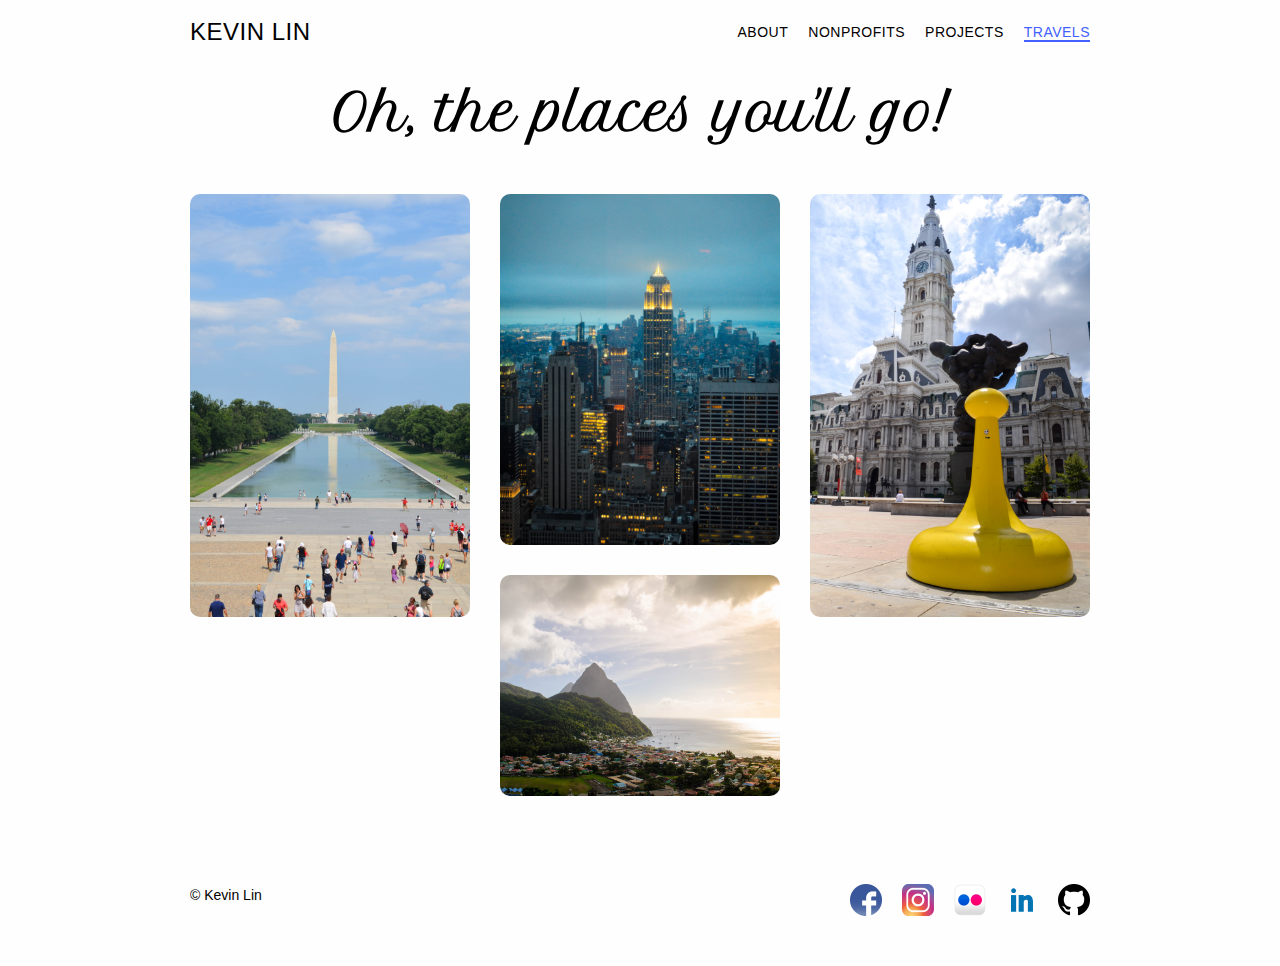
<file: travels.html>
<!DOCTYPE html>
<html lang="en">
	<head>
		<title>Kevin Lin | Travels</title>
    	<link rel="stylesheet" href="assets/stylesheets/main.css">
        <link href="https://fonts.googleapis.com/css?family=Petit+Formal+Script" rel="stylesheet">

		<meta charset="utf-8"> 
    	<meta name="description" content="Kevin's Personal Website">
    	<meta name="keywords" content="Kevin, Lin, personal, website">
    	<meta name="author" content="Kevin Lin">
    	<meta name="viewport" content="width=device-width, initial-scale=1.0"> 
	</head>

	<body class="background-full">
        <header class="container cf">
            <h3 class="logo">
                <a href="index.html">Kevin Lin</a>
            </h3>

            <nav class="nav primary-nav">
                <ul>
                    <li><a href="about.html">About</a></li><!--
                    --><li><a href="nonprofits.html">Nonprofits</a></li><!--
                    --><li><a href="projects.html">Projects</a></li><!--
                    --><li><a id="accent" href="travels.html">Travels</a></li>
                </ul>
            </nav>
        </header>

        <section class="row">
            <div class="hero-travels container">
                <h2>Oh, the places you'll go!</h2>
            </div>
        </section>

        <section class="row">
            <div class="projects grid">
                <!-- Left Column -->

                <section class="col-1-3">
                    <div class="showcase-item">
                        <div class="img-wrap">
                            <img class="masonry" src="assets/images/travels/DC/DSC_0724.jpg" alt="Washington DC header.">
                            <a href="travels-dc.html">
                                <div class="overlay masonry">
                                    <div class="text">
                                        Washington DC <br> 2016
                                    </div>
                                </div>
                            </a>
                        </div>
                    </div>
                </section><!--

                Middle Column

                --><section class="col-1-3">
                    <div class="showcase-item">
                        <div class="img-wrap">
                            <img class="masonry" src="assets/images/travels/NYC/DSC_1303.jpg" alt="New York City header.">
                            <a href="travels-nyc.html">
                                <div class="overlay masonry">
                                    <div class="text">
                                        New York City <br> 2016
                                    </div>
                                </div>
                            </a>
                        </div>

                        <div class="img-wrap">
                            <img class="masonry" src="assets/images/travels/Caribbean/DSC_0482.jpg" alt="Caribbean header.">
                            <a href="travels-caribbean.html">
                                <div class="overlay masonry">
                                    <div class="text">
                                        Caribbean <br> 2016
                                    </div>
                                </div>
                            </a>
                        </div>
                    </div>
                </section><!--

                Right Column

                --><section class="col-1-3">
                    <div class="showcase-item">
                        <div class="img-wrap">
                            <img class="masonry" src="assets/images/travels/Philly/DSC_0503.jpg" alt="Philadelphia header.">
                            <a href="travels-philly.html">
                                <div class="overlay masonry">
                                    <div class="text">
                                        Philadelphia <br> 2016
                                    </div>
                                </div>
                            </a>
                        </div>
                    </div>
                </section>
            </div>
        </section>

        <footer class="primary-footer container cf">
            <small>&copy; Kevin Lin</small>
            <nav class="nav">
                <ul>
                    <li>
                        <a target="_blank" href="https://www.facebook.com/kevin.lin.33671"><img src="assets/images/social/facebook.png" alt="facebook icon"></a>
                    </li><!--
                    --><li>
                            <a target="_blank" href="https://www.instagram.com/kayvonlin/"><img src="assets/images/social/instagram.png" alt="instagram icon"></a>
                        </li><!--
                    --><li>
                            <a target="_blank" href="https://www.flickr.com/photos/142758871@N04/albums"><img src="assets/images/social/flickr.png" alt="flickr icon"></a>
                        </li><!--
                    --><li>
                            <a target="_blank" href="https://www.linkedin.com/in/kevin-lin-a89b73132/"><img src="assets/images/social/linkedin.svg" alt="linkedin icon"></a>
                        </li><!--
                    --><li>
                            <a target="_blank" href="https://github.com/kevinlin98z"><img src="assets/images/social/github.png" alt="github icon"></a>
                    </li>
                </ul>
            </nav>
        </footer>
	</body>
</html>
</file>
<file: assets/stylesheets/main.css>
/* ------------------------------ start reset ------------------------------ */

/* http://meyerweb.com/eric/tools/css/reset/ 2. v2.0 | 20110126
  License: none (public domain)
*/

html, body, div, span, applet, object, iframe,
h1, h2, h3, h4, h5, h6, p, blockquote, pre,
a, abbr, acronym, address, big, cite, code,
del, dfn, em, img, ins, kbd, q, s, samp,
small, strike, strong, sub, sup, tt, var,
b, u, i, center,
dl, dt, dd, ol, ul, li,
fieldset, form, label, legend,
table, caption, tbody, tfoot, thead, tr, th, td,
article, aside, canvas, details, embed,
figure, figcaption, footer, header, hgroup,
menu, nav, output, ruby, section, summary,
time, mark, audio, video {
  margin: 0;
  padding: 0;
  border: 0;
  font-size: 100%;
  font: inherit;
  vertical-align: baseline;
}
/* HTML5 display-role reset for older browsers */
article, aside, details, figcaption, figure,
footer, header, hgroup, menu, nav, section {
  display: block;
}
body {
  line-height: 1;
}
ol, ul {
  list-style: none;
}
blockquote, q {
  quotes: none;
}
blockquote:before, blockquote:after,
q:before, q:after {
  content: '';
  content: none;
}
table {
  border-collapse: collapse;
  border-spacing: 0;
}

/* ------------------------------ end reset ------------------------------ */

/*
  ========================================
  Custom styles
  ========================================
*/

body {
  background: #8CC9E8; /* light blue */
  background: #E8E8E7; /* gray */
  background: #FFFEF9; /* light gray */
  background: #FFFEFE; /* lighter gray */
  color: #000; /* color of all text */
  font: 300 16px/22px "Open Sans", "Helvetica Neue", Helvetica, Arial, sans-serif;
}
.background-full {
  background-size: cover;
  background-repeat: no-repeat;
  background-attachment: fixed;
  background-position: center;
}
.home-full {
  background-image: url("../images/backgrounds/berkeley-crop-home.jpg");
}
.about-full {
  background-image: url("../images/backgrounds/paper.jpg");
}
.projects-full {
  background-image: url("../images/backgrounds/pencil.jpg");
}
.travels-full {
  background-image: url("../images/backgrounds/mountains.jpg");
}

/*
  ========================================
  Grid
  ========================================
*/

*,
*:before,
*:after {
  -webkit-box-sizing: border-box;
     -moz-box-sizing: border-box;
          box-sizing: border-box;
}
.container,
.grid { /* the grid fixes column spacing on the sides */
  margin: 0 auto; 
  width: 960px;
}
.container {
  padding-left: 30px;
  padding-right: 30px;
}
.col-1-3 {
  width: 33.33%;
}
.col-2-3 {
  width: 66.66%;
}
.col-1-2 {
  width: 50%;
}
.col-1-3,
.col-2-3,
.col-1-2 {
  display: inline-block;
  vertical-align: top;
  /* text-align: center; will center inside elements */
}
.grid,
.col-1-3,
.col-2-3,
.col-1-2 {
  padding-left: 15px;
  padding-right: 15px;
}

/*
  ========================================
  Clearfix
  ========================================
*/

.cf:before,
.cf:after {
  content: "";
  display: table;
}
.cf:after {
  clear: both;
}
.cf {
  clear: both;
  *zoom: 1;
}

/*
  ========================================
  Rows
  ========================================
*/

.row,
.row-alt {
  min-width: 960px;
}
.row { /* the row helps wrap elements and apply any necessary general mods to them */
  padding: 0px 0 44px 0;
}
.row-alt { /* gradient */
   background: #cbe2c1;
   background: -webkit-radial-gradient(#B1C0FF, #FFFEFE 70%); /* #B1C0FF is middle blue */
   background: -moz-radial-gradient(#B1C0FF, #FFFEFE 70%);
   background: radial-gradient(#B1C0FF, #FFFEFE 70%);
   padding: 44px 0 22px 0;
}

/*
  ========================================
  Typography
  ========================================
*/

h1, h2, h3, p {
  margin-bottom: 22px;
}
h1 {
  font-size: 36px;
  line-height: 44px;
}
h2 {
  font-size: 28px;
  line-height: 44px;
}
h3 {
  font-size: 24px;
}
h4 {
  font-size: 18px;
}
strong {
  font-weight: 400; /* bold */
}
cite, em {
  font-style: italic;
}

/*
  ========================================
  Links
  ========================================
*/

a {
  color: #000;
  text-decoration: none;
}
a:hover {
  color: #a9b2b9; /* gray given default */
  color: #4361FF; /* blue */
}
p a,
.dreams-list li a { /* underlines links in paragraphs */
  /* border-bottom: 1px solid #dfe2e5; default */
  border-bottom: 1px solid #cecece;
}

/*
  ========================================
  Buttons
  ========================================
*/

.btn {
  border-radius: 5px;
  display: inline-block;
  margin: 0;
}
.btn-home {
  font-size: 18px;
  border: 1px solid #000;
  padding: 10px 30px;
  margin: 0 5%;
  margin-top: 11px;
}
.btn-home:hover,
.btn-home-alt:hover {
  color: #fff;
  background: #000;
}
.btn-home-alt {
  font-size: 14px;
  border: 1px solid #000;
  padding: 5px 15px;
  margin-top: 15px;
  float: right;
  text-transform: uppercase;
}

/*
  ========================================
  Images
  ========================================
*/

.img-full { /* encompasses full length */
  width: 100%;
}
.img-left { /* floats left */
  width: 50%;
  /*height: 250px;*/
  margin: 0 auto;
  float: left;
  padding-right: 10px;
}
.img-right { /* floats right */
  width: 50%;
  /*height: 250px;*/
  margin: 0 auto;
  float: right;
  padding-left: 10px;
}

.img-wrap {
  position: relative;
  margin-bottom: 30px;
}
.img-wrap:last-child {
  margin-bottom: 0;
}
.img-wrap img { /* resizing image */
  display: block;
  border-radius: 10px;
  margin: 0 auto;
  /*width: 85%;*/
}
.square {
  width: 85%;
}
.masonry {
  width: 100%;
}
.overlay {
  position: absolute;
  top: 0;
  bottom: 0;
  left: 0;
  right: 0;
  /*width: 85%;*/
  opacity: 0;
  background-color: rgba(0,0,0,0.6);
  margin: 0 auto;
  border-radius: 10px;
  transition: .5s ease; 

}
.img-wrap:hover .overlay {
  opacity: 1;
}
.text { /* text on overlay */
  color: white;
  position: absolute;
  top: 50%;
  left: 50%;
  transform: translate(-50%, -50%);
  -ms-transform: translate(-50%, -50%);
}
.text-special { /* text that needs additional specific styling */
  color: white;
  position: absolute;
}

/*
  ========================================
  Primary header
  ========================================
*/

.logo {
  float: left;
  line-height: 44px;
  padding-top: 10px;
  letter-spacing: .5px;
  text-transform: uppercase;
}
.primary-nav {
  margin: 21px 0 22px 0; /* aligns nav bar */
  font-size: 14px;
  font-weight: 500;
  letter-spacing: .5px;
  text-transform: uppercase;
}
#accent {
  color: #4361FF;
  border-bottom: 2px solid #4361FF;
}

/*
  ========================================
  Primary footer
  ========================================
*/

.primary-footer small {
  float: left;
  font-weight: 400;
}
.primary-footer {
  font-size: 14px;
  padding-bottom: 44px;
  padding-top: 44px;
}

/*
  ========================================
  Navigation
  ========================================
*/

.nav {
  text-align: right;
}
.nav li {
  display: inline-block;
  margin: 0 10px;
  vertical-align: top;
}
.nav li:last-child {
  margin-right: 0;
}
.nav img {
  height: 32px;
}

/*
  ========================================
  Home
  ========================================
*/

.hero {
  padding: 22px 80px 22px 80px;
  text-align: center;
}
.hero h1 {
  font-size: 54px;
  font-weight: 400;
  line-height: 0;
  padding-bottom: 30px;
}
.hero h3 {
  font-weight: 400;
  padding-top: 11px;
  padding-bottom: 11px;
}
.hero img {
  height: 340px;
  border-radius: 50%;
  margin: 30px auto;
  display: block;
  box-shadow: 0 0 20px rgba(0,0,0,0.8);
}

/*
  ========================================
  About
  ========================================
*/

.patrick {
  font-family: 'Patrick Hand', cursive;
  font-size: 40px;
}
.left-col h2 {
  text-align: center;
  font-weight: 400;
}
.left-col img {
  width: 200px;
  /* height: 300px; */
  margin: 30px auto;
  display: block; /* centers image within column */
  box-shadow: 0 0 15px rgba(0,0,0,0.8);
}
.about .right-col { /* added .about for this more specific case */
  /* margin: 124px auto; original before mobitv */
  margin: 110px auto;
  font-size: 18px;
}
.dreams-list {
  /* margin: 70px 30px; original before mobitv */
  margin: 10px 30px;
  font-size: 18px;
}
.dreams-list p {
  margin-bottom: 0;
}
.dreams-list li {
  margin-left: 10px;
}
.dreams-aside img {
  /*width: 200px;*/
  height: 280px;
  margin: 0 auto;
  display: block;
  box-shadow: 0 0 15px rgba(0,0,0,0.8);
}

/*
  ========================================
  Nonprofits
  ========================================
*/

.hero-nonprofits {
  padding: 0 80px 0px 80px;
  text-align: center;
}
.hero-nonprofits h2 {
  font-weight: 400;
  line-height: 32px;
}
.nonprofits h3 {
  margin-top: 50px;
}
.muzart h3 { /* make top a little closer to hero */
  margin-top: 25px;
}
.nonprofits img {
  margin-bottom: 16px;
}
.nonprofits img:last-child {
  margin-bottom: 0px;
}

/*
  ========================================
  Projects
  ========================================
*/

/*********** causing problems when removed
.projects { 
  background: #cbe2c1;
  background: -webkit-radial-gradient(#fff 70%, #dfe2e5);
  background: -moz-radial-gradient(#fff 70%, #dfe2e5);
  background: radial-gradient(#fff 70%, #dfe2e5);
  padding: 22px 0 22px 0;
}
*/

.hero-projects h2 {
  font-family: 'Share Tech', sans-serif;
  font-size: 50px;
  text-align: center;
  font-weight: 400;
  margin-bottom: 0;
  padding: 15px 0;
}
.showcase-item {
  text-align: center;
  /*margin-top: 25px;*/
}

.typewriter h2 {
  overflow: hidden; /* Ensures the content is not revealed until the animation */
  border-right: .15em solid #000; /* The typwriter cursor */
  white-space: nowrap; /* Keeps the content on a single line */
  margin: 0 auto; /* Gives that scrolling effect as the typing happens */
  letter-spacing: .15em; /* Adjust as needed */
  animation: 
    typing 3.5s steps(40, end),
    blink-caret .75s step-end infinite;
}
/* The typing effect */
@keyframes typing {
  from { width: 0 }
  to { width: 100% }
}
/* The typewriter cursor effect */
@keyframes blink-caret {
  from, to { border-color: transparent }
  50% { border-color: #000; }
}

/************ from Geek Girl Life
.img-wrap {
  display: inline-block; /X maybe not necessary since declared with col-1-3 already? X/
  position: relative;
}
.img-wrap img {
  width: 85%;
  display: inline-block;  /X also may not necessary? X/
  margin: 0 auto;
  border-radius: 10px;
}
.img-description { /X the background X/
  background: rgba(0,0,0,0.6);
  color: white;
  cursor: pointer;
  display: table;
  height: 246px;
  left: 7.5%;
  position: absolute;
  top: 0;
  width: 85%;
  border-radius: 10px;
  opacity: 0;
}
.img-description span { /X the text X/
  display: table-cell; /X table-cell will be centered within table X/
  text-align: center;
  vertical-align: middle;
}
.img-wrap:hover .img-description {
  opacity: 1;
}
*/

/******* creates a border box
.showcase-item {
  border: 2px solid #dfe2e5;
  text-align: center;
}
.showcase-item:hover {
  border: 2px solid #4361FF;
} 
*/

/*
  ========================================
  Travels
  ========================================
*/

.hero-travels {
  text-align: center;
}
.hero-travels h2 {
  font-size: 50px;
  font-family: 'Petit Formal Script', cursive;
  font-weight: 700;
  margin-bottom: 0;
  padding: 15px 0;
}
.hero-travels h3 {
  margin-bottom: 0;
}
</file>
